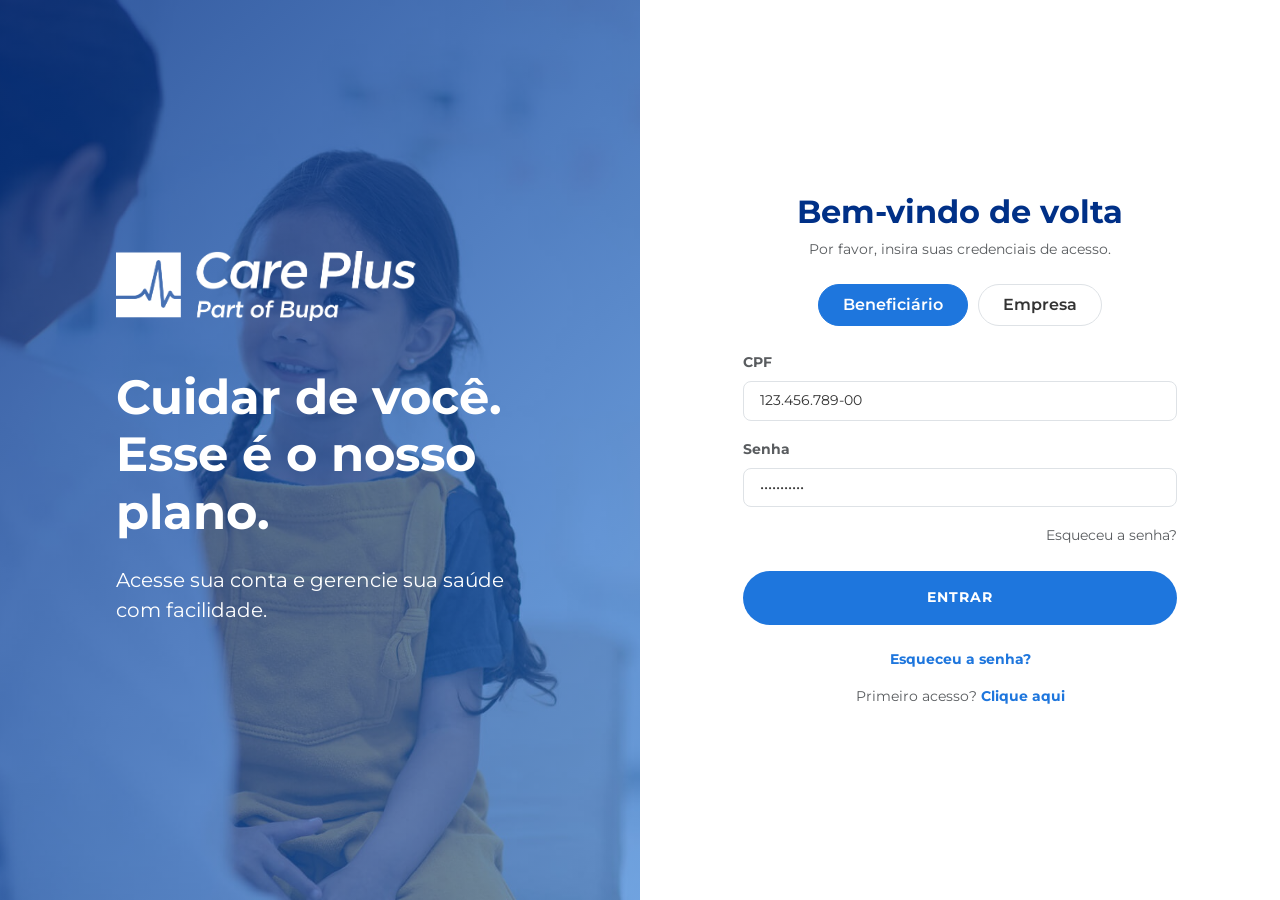
<file: index.html>
<!DOCTYPE html>
<html lang="pt-br">
<head>
    <meta charset="UTF-8">
    <meta name="viewport" content="width=device-width, initial-scale=1.0">
    <title>Care Plus - Login</title>
    <!-- Bootstrap 5 CSS -->
    <link href="https://cdn.jsdelivr.net/npm/bootstrap@5.3.0/dist/css/bootstrap.min.css" rel="stylesheet">
    <!-- Bootstrap Icons -->
    <link rel="stylesheet" href="https://cdn.jsdelivr.net/npm/bootstrap-icons@1.11.1/font/bootstrap-icons.css">
    <!-- Google Fonts: Montserrat -->
    <link href="https://fonts.googleapis.com/css2?family=Montserrat:wght@300;400;500;600;700&display=swap" rel="stylesheet">
    <!-- Custom CSS -->
    <link rel="stylesheet" href="src/assets/css/login.css">
</head>
<body>
    <div class="container-fluid h-100 p-0 overflow-hidden">
        <div class="row h-100 g-0">
            <!-- Left Panel (Branding) -->
            <div class="col-lg-6 d-none d-lg-flex flex-column justify-content-center align-items-center text-white p-5 left-panel">
                <div class="branding-overlay"></div>
                <div class="branding-content w-75  position-relative">
                    <div class="logo mb-5 ">
                        <img src="src/assets/imgs/logo2.png" alt="Care Plus Logo" style="height: 70px; filter: brightness(0) invert(1);">
                    </div>
                    <h1 class="display-5 fw-bold mb-4">Cuidar de você.<br>Esse é o nosso plano.</h1>
                    <p class="fs-5 mb-4">Acesse sua conta e gerencie sua saúde com facilidade.</p>
                </div>
            </div>

            <!-- Right Panel (Login Form) -->
            <div class="col-lg-6 col-md-12 d-flex justify-content-center align-items-center bg-white p-4 right-panel">
                <div class="card border-0 p-2 login-card w-100" style="max-width: 450px;">
                    <div class="card-body text-center p-0">
                        <div class="login-header mb-4 d-lg-none">
                            <img src="src/assets/imgs/care-logo.svg" alt="Care Plus Logo" style="height: 60px;">
                        </div>
                        <h2 class="fw-bold mb-2 color-corporate">Bem-vindo de volta</h2>
                        <p class="text-muted mb-4 small">Por favor, insira suas credenciais de acesso.</p>
                        
                        <!-- Tabs for Category -->
                        <div class="nav nav-pills mb-4 justify-content-center care-tabs" id="pills-tab" role="tablist">
                            <button class="nav-link active rounded-pill px-4 small" data-bs-toggle="pill">Beneficiário</button>
                            <button class="nav-link rounded-pill px-4 small" data-bs-toggle="pill">Empresa</button>
                        </div>

                        <form id="loginForm" class="text-start">
                            <div class="mb-3">
                                <label for="email" class="form-label text-muted small fw-bold">CPF</label>
                                <input type="text" class="form-control rounded-3 py-2 px-3" id="email" placeholder="000.000.000-00" value="123.456.789-00" required>
                            </div>
                            <div class="mb-3">
                                <label for="password" class="form-label text-muted small fw-bold">Senha</label>
                                <input type="password" class="form-control rounded-3 py-2 px-3" id="password" placeholder="Sua senha" value="password123" required>
                            </div>
                            <div class="text-end mb-4">
                                <a href="#" class="text-decoration-none small text-muted">Esqueceu a senha?</a>
                            </div>
                            
                            <button type="submit" class="btn btn-primary-care w-100 py-3 mb-4 rounded-pill fw-bold">ENTRAR</button>
                            
                            <div class="text-center">
                                <a href="#" class="text-decoration-none small color-primary fw-bold d-block mb-3">Esqueceu a senha?</a>
                                <p class="small text-muted mb-0">Primeiro acesso? <a href="#" class="color-primary fw-bold text-decoration-none">Clique aqui</a></p>
                            </div>
                        </form>
                    </div>
                </div>
            </div>
        </div>
    </div>

    <!-- Bootstrap 5 JS -->
    <script src="https://cdn.jsdelivr.net/npm/bootstrap@5.3.0/dist/js/bootstrap.bundle.min.js"></script>
    <!-- Custom JS -->
    <script src="src/scripts/login.js"></script>
</body>
</html>
</file>
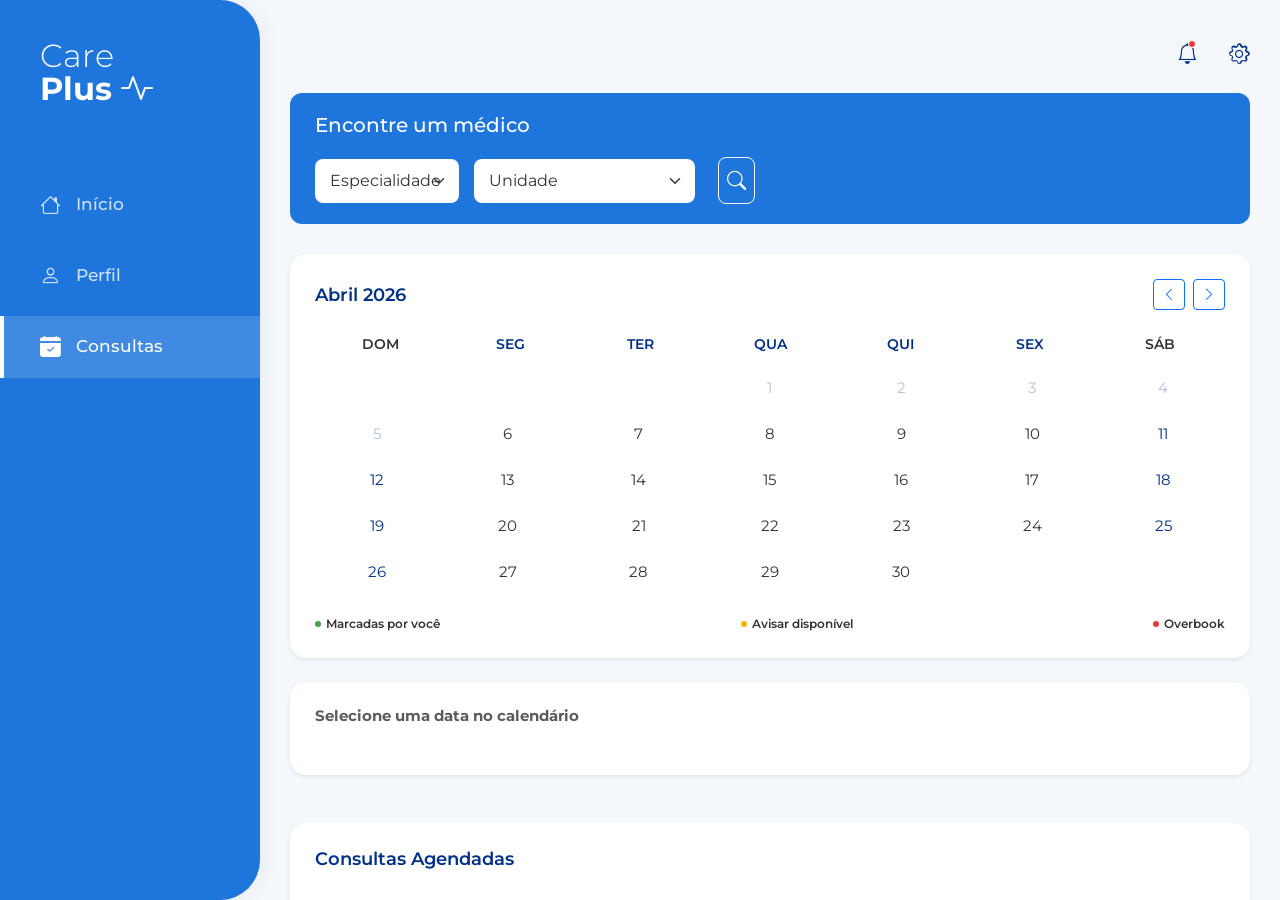
<file: versao-final-challenge/index.html>
<!DOCTYPE html>
<html lang="pt-br">
<head>
    <meta charset="UTF-8" />
    <meta name="viewport" content="width=device-width, initial-scale=1.0" />
    <title>Care Plus - Agendamentos</title>
    <!-- Bootstrap 5 -->
    <link href="https://cdn.jsdelivr.net/npm/bootstrap@5.3.0/dist/css/bootstrap.min.css" rel="stylesheet" />
    <!-- Bootstrap Icons -->
    <link rel="stylesheet" href="https://cdn.jsdelivr.net/npm/bootstrap-icons@1.11.1/font/bootstrap-icons.css" />
    <!-- Google Fonts -->
    <link href="https://fonts.googleapis.com/css2?family=Montserrat:wght@300;400;500;600;700&display=swap" rel="stylesheet" />
    <!-- Custom CSS -->
    <link rel="stylesheet" href="src/assets/css/calendar.css" />
</head>
<body>
    <div id="app-container">
        <!-- Sidebar -->
        <nav class="sidebar">
            <div class="brand mb-4">
                <h2 class="fw-bold m-0" style="color: white; line-height: 1;"><span style="font-weight: 300;">Care</span><br>Plus <i class="bi bi-activity"></i></h2>
            </div>

            <ul class="sidebar-nav">
                <li><a href="inicio.html"><i class="bi bi-house"></i> Início</a></li>
                <li><a href="perfil.html"><i class="bi bi-person"></i> Perfil</a></li>
                <li><a href="index.html" class="active"><i class="bi bi-calendar-check-fill"></i> Consultas</a></li>
                <!-- <li><a href="#"><i class="bi bi-bell"></i> Notificações</a></li>
                <li><a href="#"><i class="bi bi-gear"></i> Configurações</a></li> -->
            </ul>
        </nav>

        <!-- Main Content -->
        <main class="main-content">
            <div class="mx-auto w-100" style="max-width: 1400px;">

                <!-- Global Header Icons -->
                <div class="d-flex justify-content-end align-items-center mb-4 pt-2">
                    <div class="header-icons d-flex align-items-center">
                        <!-- Bell Dropdown -->
                        <div class="notification-bell dropdown me-3">
                            <div data-bs-toggle="dropdown" aria-expanded="false" style="cursor: pointer;">
                                <i class="bi bi-bell"></i>
                                <span class="notification-dot"></span>
                            </div>
                            <ul class="dropdown-menu dropdown-menu-end shadow border-0" style="min-width: 250px;">
                                <li><h6 class="dropdown-header fw-bold" style="color: var(--care-corporate);">Alertas</h6></li>
                                <li><a class="dropdown-item text-wrap" href="#" style="font-size: 0.85rem;"><i class="bi bi-cloud-rain text-primary me-2"></i>Risco de chuva na sua próxima consulta.</a></li>
                                <li><a class="dropdown-item text-wrap" href="perfil.html" style="font-size: 0.85rem;"><i class="bi bi-exclamation-circle text-warning me-2"></i>Lembrete: Complete seu perfil para atingir o Nível Diamante!</a></li>
                            </ul>
                        </div>
                        <!-- Gear Dropdown -->
                        <div class="dropdown">
                            <i class="bi bi-gear" data-bs-toggle="dropdown" aria-expanded="false" style="cursor: pointer;"></i>
                            <ul class="dropdown-menu dropdown-menu-end shadow border-0">
                                <li><a class="dropdown-item" href="perfil.html"><i class="bi bi-person me-2"></i>Perfil</a></li>
                                <li><a class="dropdown-item" href="#"><i class="bi bi-card-checklist me-2"></i>Plano</a></li>
                                <li><a class="dropdown-item" href="#"><i class="bi bi-credit-card me-2"></i>Pagamentos</a></li>
                                <li><a class="dropdown-item" href="#"><i class="bi bi-moon me-2"></i>Modo escuro</a></li>
                                <li><a class="dropdown-item" href="#"><i class="bi bi-bell me-2"></i>Permitir notificações</a></li>
                                <li><hr class="dropdown-divider"></li>
                                <li><a class="dropdown-item text-danger fw-bold" href="login.html"><i class="bi bi-box-arrow-right me-2"></i>Log off</a></li>
                            </ul>
                        </div>
                    </div>
                </div>

            <!-- Search Panel -->
          <div class="search-panel">
            <h5>Encontre um médico</h5>
            <form class="search-form align-items-center">
              <select class="form-select w-auto" id="searchSpecialty">
                <option value="Todas" selected>Especialidade</option>
                <option value="Clínica Médica">Clínica Médica</option>
                <option value="Ortopedista">Ortopedia</option>
                <option value="Dermatologista">Dermatologia</option>
                <option value="Cardiologista">Cardiologia</option>
              </select>

              <select class="form-select w-auto" id="searchUnit">
                <option value="Todas" selected>Unidade</option>
                <option value="1">Care Plus - Vila Olímpica</option>
                <option value="2">Care Plus - Paulista</option>
              </select>

              <button
                type="button"
                class="search-btn h-100 p-2 ms-2"
                id="searchBtn"
                aria-label="Pesquisar"
              >
                <i class="bi bi-search" style="font-size: 1.2rem"></i>
              </button>
            </form>
          </div>

          <div class="row g-4 mb-4">
            <!-- Calendar Section -->
            <div class="col-12">
              <div class="care-card shadow-sm">
                <div
                  class="d-flex justify-content-between align-items-center mb-4"
                >
                  <h4 class="card-title mb-0" id="currentMonthLabel">
                    Abril 2026
                  </h4>
                  <div class="d-flex gap-2">
                    <button
                      class="btn btn-outline-primary btn-sm"
                      id="prevMonth"
                      aria-label="Mês anterior"
                    >
                      <i class="bi bi-chevron-left"></i>
                    </button>
                    <button
                      class="btn btn-outline-primary btn-sm"
                      id="nextMonth"
                      aria-label="Próximo mês"
                    >
                      <i class="bi bi-chevron-right"></i>
                    </button>
                  </div>
                </div>

                <div class="calendar-header">
                  <div style="color: var(--text-dark)">DOM</div>
                  <div>SEG</div>
                  <div>TER</div>
                  <div>QUA</div>
                  <div>QUI</div>
                  <div>SEX</div>
                  <div style="color: var(--text-dark)">SÁB</div>
                </div>

                <div class="calendar-grid" id="calendarGrid">
                  <!-- Injetado dinamicamente via renderCalendar no main.js -->
                </div>

                <!-- Legends -->
                <div class="calendar-legend mt-4">
                  <div class="legend-item">
                    <span class="dot dot-success"></span> Marcadas por você
                  </div>
                  <div class="legend-item">
                    <span class="dot dot-warning"></span> Avisar disponível
                  </div>
                  <div class="legend-item">
                    <span class="dot dot-danger"></span> Overbook
                  </div>
                </div>
              </div>
            </div>
          </div>

          <!-- Time Slots Section (Image 1 reference) -->
          <div class="care-card shadow-sm mb-4">
            <h6
              id="selectedDayLabel"
              class="text-muted fw-bold mb-4"
              style="font-size: 0.95rem"
            >
              Selecione uma data no calendário
            </h6>
            <div class="time-slots" id="timeSlotsContainer">
              <!-- Injetado via JS -->
            </div>
          </div>

          <!-- Médicos Fictícios -->
          <div class="row mt-4 mb-4" id="doctorsContainer">
            <!-- Injected via main.js -->
          </div>

          <!-- Consultations list section -->
          <div class="care-card shadow-sm mb-4">
            <h4 class="card-title mb-4">Consultas Agendadas</h4>
            <div class="appointment-list" id="appointmentListContainer">
              <p class="text-muted p-3">Carregando consultas...</p>
            </div>
          </div>
        </div> <!-- Fechamento da div mx-auto -->
        </main>
    </div>

    <!-- Bootstrap 5 JS -->
    <script src="https://cdn.jsdelivr.net/npm/bootstrap@5.3.0/dist/js/bootstrap.bundle.min.js"></script>

    <!-- Custom JS -->
    <script type="module" src="src/scripts/main.js"></script>
</body>
</html>
</file>
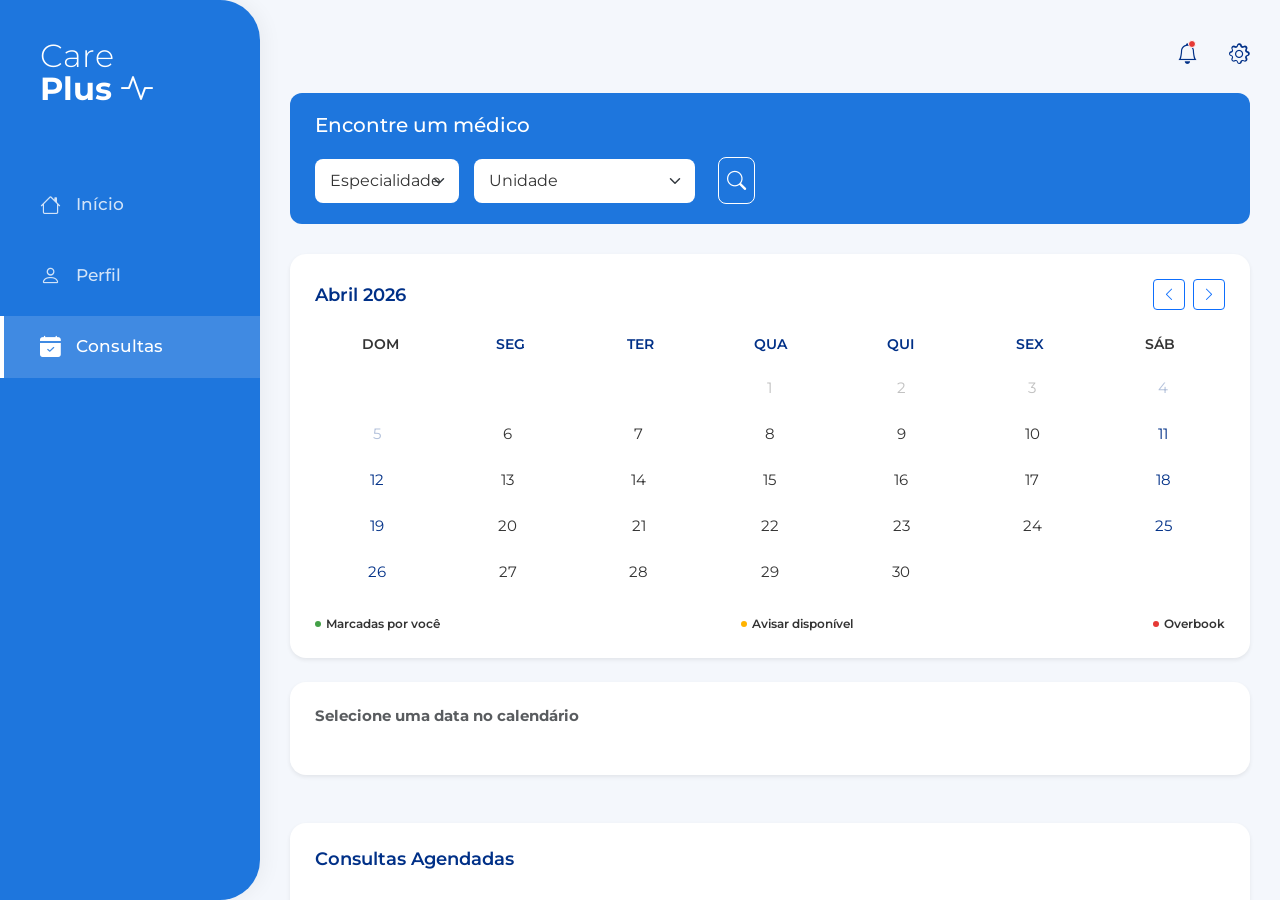
<file: consultas.html>
<!DOCTYPE html>
<html lang="pt-br">
<head>
    <meta charset="UTF-8" />
    <meta name="viewport" content="width=device-width, initial-scale=1.0" />
    <title>Care Plus - Agendamentos</title>
    <!-- Bootstrap 5 -->
    <link href="https://cdn.jsdelivr.net/npm/bootstrap@5.3.0/dist/css/bootstrap.min.css" rel="stylesheet" />
    <!-- Bootstrap Icons -->
    <link rel="stylesheet" href="https://cdn.jsdelivr.net/npm/bootstrap-icons@1.11.1/font/bootstrap-icons.css" />
    <!-- Google Fonts -->
    <link href="https://fonts.googleapis.com/css2?family=Montserrat:wght@300;400;500;600;700&display=swap" rel="stylesheet" />
    <!-- Custom CSS -->
    <link rel="stylesheet" href="src/assets/css/calendar.css" />
</head>
<body>
    <div id="app-container">
        <!-- Sidebar -->
        <nav class="sidebar">
            <div class="brand mb-4">
                <h2 class="fw-bold m-0" style="color: white; line-height: 1;"><span style="font-weight: 300;">Care</span><br>Plus <i class="bi bi-activity"></i></h2>
            </div>

            <ul class="sidebar-nav">
                <li><a href="inicio.html"><i class="bi bi-house"></i> Início</a></li>
                <li><a href="perfil.html"><i class="bi bi-person"></i> Perfil</a></li>
                <li><a href="consultas.html" class="active"><i class="bi bi-calendar-check-fill"></i> Consultas</a></li>
                <!-- <li><a href="#"><i class="bi bi-bell"></i> Notificações</a></li>
                <li><a href="#"><i class="bi bi-gear"></i> Configurações</a></li> -->
            </ul>
        </nav>

        <!-- Main Content -->
        <main class="main-content">
            <div class="mx-auto w-100" style="max-width: 1400px;">

                <!-- Global Header Icons -->
                <div class="d-flex justify-content-end align-items-center mb-4 pt-2">
                    <div class="header-icons d-flex align-items-center">
                        <!-- Bell Dropdown -->
                        <div class="notification-bell dropdown me-3">
                            <div data-bs-toggle="dropdown" aria-expanded="false" style="cursor: pointer;">
                                <i class="bi bi-bell"></i>
                                <span class="notification-dot"></span>
                            </div>
                            <ul class="dropdown-menu dropdown-menu-end shadow border-0" style="min-width: 250px;">
                                <li><h6 class="dropdown-header fw-bold" style="color: var(--care-corporate);">Alertas</h6></li>
                                <li><a class="dropdown-item text-wrap" href="#" style="font-size: 0.85rem;"><i class="bi bi-cloud-rain text-primary me-2"></i>Risco de chuva na sua próxima consulta.</a></li>
                                <li><a class="dropdown-item text-wrap" href="perfil.html" style="font-size: 0.85rem;"><i class="bi bi-exclamation-circle text-warning me-2"></i>Lembrete: Complete seu perfil para atingir o Nível Diamante!</a></li>
                            </ul>
                        </div>
                        <!-- Gear Dropdown -->
                        <div class="dropdown">
                            <i class="bi bi-gear" data-bs-toggle="dropdown" aria-expanded="false" style="cursor: pointer;"></i>
                            <ul class="dropdown-menu dropdown-menu-end shadow border-0">
                                <li><a class="dropdown-item" href="perfil.html"><i class="bi bi-person me-2"></i>Perfil</a></li>
                                <li><a class="dropdown-item" href="#"><i class="bi bi-card-checklist me-2"></i>Plano</a></li>
                                <li><a class="dropdown-item" href="#"><i class="bi bi-credit-card me-2"></i>Pagamentos</a></li>
                                <li><a class="dropdown-item" href="#"><i class="bi bi-moon me-2"></i>Modo escuro</a></li>
                                <li><a class="dropdown-item" href="#"><i class="bi bi-bell me-2"></i>Permitir notificações</a></li>
                                <li><hr class="dropdown-divider"></li>
                                <li><a class="dropdown-item text-danger fw-bold" href="index.html"><i class="bi bi-box-arrow-right me-2"></i>Log off</a></li>
                            </ul>
                        </div>
                    </div>
                </div>

            <!-- Search Panel -->
          <div class="search-panel">
            <h5>Encontre um médico</h5>
            <form class="search-form align-items-center">
              <select class="form-select w-auto" id="searchSpecialty">
                <option value="Todas" selected>Especialidade</option>
                <option value="Clínica Médica">Clínica Médica</option>
                <option value="Ortopedista">Ortopedia</option>
                <option value="Dermatologista">Dermatologia</option>
                <option value="Cardiologista">Cardiologia</option>
              </select>

              <select class="form-select w-auto" id="searchUnit">
                <option value="Todas" selected>Unidade</option>
                <option value="1">Care Plus - Vila Olímpica</option>
                <option value="2">Care Plus - Paulista</option>
              </select>

              <button
                type="button"
                class="search-btn h-100 p-2 ms-2"
                id="searchBtn"
                aria-label="Pesquisar"
              >
                <i class="bi bi-search" style="font-size: 1.2rem"></i>
              </button>
            </form>
          </div>

          <div class="row g-4 mb-4">
            <!-- Calendar Section -->
            <div class="col-12">
              <div class="care-card shadow-sm">
                <div
                  class="d-flex justify-content-between align-items-center mb-4"
                >
                  <h4 class="card-title mb-0" id="currentMonthLabel">
                    Abril 2026
                  </h4>
                  <div class="d-flex gap-2">
                    <button
                      class="btn btn-outline-primary btn-sm"
                      id="prevMonth"
                      aria-label="Mês anterior"
                    >
                      <i class="bi bi-chevron-left"></i>
                    </button>
                    <button
                      class="btn btn-outline-primary btn-sm"
                      id="nextMonth"
                      aria-label="Próximo mês"
                    >
                      <i class="bi bi-chevron-right"></i>
                    </button>
                  </div>
                </div>

                <div class="calendar-header">
                  <div style="color: var(--text-dark)">DOM</div>
                  <div>SEG</div>
                  <div>TER</div>
                  <div>QUA</div>
                  <div>QUI</div>
                  <div>SEX</div>
                  <div style="color: var(--text-dark)">SÁB</div>
                </div>

                <div class="calendar-grid" id="calendarGrid">
                  <!-- Injetado dinamicamente via renderCalendar no main.js -->
                </div>

                <!-- Legends -->
                <div class="calendar-legend mt-4">
                  <div class="legend-item">
                    <span class="dot dot-success"></span> Marcadas por você
                  </div>
                  <div class="legend-item">
                    <span class="dot dot-warning"></span> Avisar disponível
                  </div>
                  <div class="legend-item">
                    <span class="dot dot-danger"></span> Overbook
                  </div>
                </div>
              </div>
            </div>
          </div>

          <!-- Time Slots Section (Image 1 reference) -->
          <div class="care-card shadow-sm mb-4">
            <h6
              id="selectedDayLabel"
              class="text-muted fw-bold mb-4"
              style="font-size: 0.95rem"
            >
              Selecione uma data no calendário
            </h6>
            <div class="time-slots" id="timeSlotsContainer">
              <!-- Injetado via JS -->
            </div>
          </div>

          <!-- Médicos Fictícios -->
          <div class="row mt-4 mb-4" id="doctorsContainer">
            <!-- Injected via main.js -->
          </div>

          <!-- Consultations list section -->
          <div class="care-card shadow-sm mb-4">
            <h4 class="card-title mb-4">Consultas Agendadas</h4>
            <div class="appointment-list" id="appointmentListContainer">
              <p class="text-muted p-3">Carregando consultas...</p>
            </div>
          </div>
        </div> <!-- Fechamento da div mx-auto -->
        </main>
    </div>

    <!-- Bootstrap 5 JS -->
    <script src="https://cdn.jsdelivr.net/npm/bootstrap@5.3.0/dist/js/bootstrap.bundle.min.js"></script>

    <!-- Custom JS -->
    <script type="module" src="src/scripts/main.js"></script>
</body>
</html>
</file>
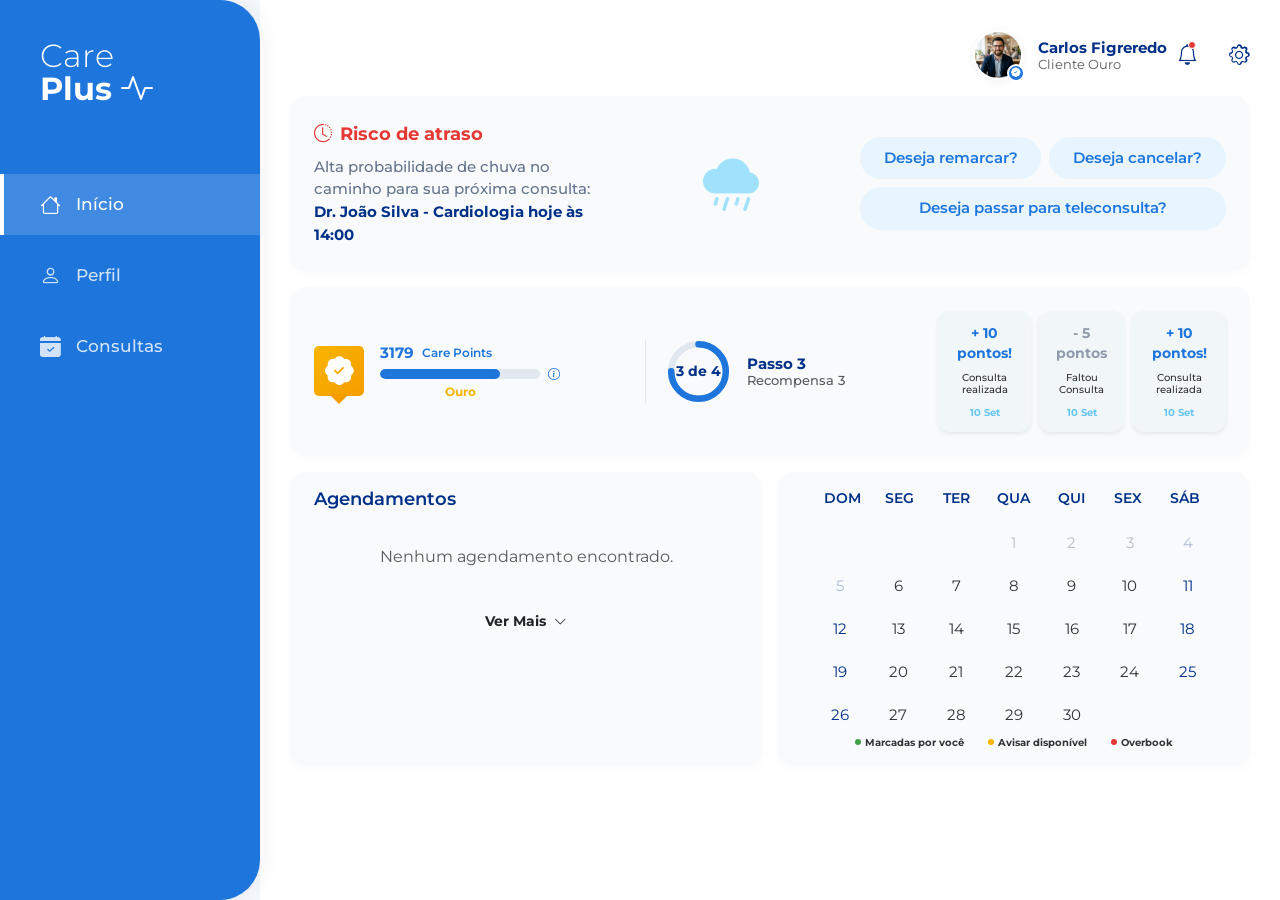
<file: inicio.html>
<!DOCTYPE html>
<html lang="pt-br">
<head>
    <meta charset="UTF-8" />
    <meta name="viewport" content="width=device-width, initial-scale=1.0" />
    <title>Care Plus - Início</title>
    <!-- Bootstrap 5 -->
    <link href="https://cdn.jsdelivr.net/npm/bootstrap@5.3.0/dist/css/bootstrap.min.css" rel="stylesheet" />
    <!-- Bootstrap Icons -->
    <link rel="stylesheet" href="https://cdn.jsdelivr.net/npm/bootstrap-icons@1.11.1/font/bootstrap-icons.css" />
    <!-- Google Fonts -->
    <link href="https://fonts.googleapis.com/css2?family=Montserrat:wght@300;400;500;600;700;800&display=swap" rel="stylesheet" />
    <!-- Custom CSS -->
    <link rel="stylesheet" href="src/assets/css/calendar.css" />
</head>
<body>
    <div id="app-container">
        <!-- Sidebar -->
        <nav class="sidebar">
            <div class="brand mb-4">
                <h2 class="fw-bold m-0" style="color: white; line-height: 1;"><span style="font-weight: 300;">Care</span><br>Plus <i class="bi bi-activity"></i></h2>
            </div>

            <ul class="sidebar-nav">
                <li><a href="inicio.html" class="active"><i class="bi bi-house"></i> Início</a></li>
                <li><a href="perfil.html"><i class="bi bi-person"></i> Perfil</a></li>
                <li><a href="consultas.html"><i class="bi bi-calendar-check-fill"></i> Consultas</a></li>
                <!-- <li><a href="#"><i class="bi bi-bell"></i> Notificações</a></li>
                <li><a href="#"><i class="bi bi-gear"></i> Configurações</a></li> -->
            </ul>
        </nav>

        <!-- Main Content -->
        <main class="main-content" style="background-color: #FFFFFF;">
            <div class="mx-auto w-100" style="max-width: 1400px;">

            <!-- Header Profile -->
            <div class="d-flex justify-content-end align-items-center mb-3">
                <div class="header-profile">
                    <div class="header-profile-img">
                        <img src="src/assets/imgs/user.png" alt="Carlos Figreredo">
                        <div class="header-profile-badge">
                            <i class="bi bi-patch-check-fill"></i>
                        </div>
                    </div>
                    <div class="d-flex flex-column align-items-start lh-sm">
                        <span class="fw-bold" style="color: var(--care-corporate); font-size: 0.95rem;">Carlos Figreredo</span>
                        <span class="text-muted" id="userLevelHeader" style="font-size: 0.8rem;">Cliente Ouro</span>
                    </div>
                </div>
                <div class="header-icons d-flex align-items-center">
                    <!-- Bell Dropdown -->
                    <div class="notification-bell dropdown me-3">
                        <div data-bs-toggle="dropdown" aria-expanded="false" style="cursor: pointer;">
                            <i class="bi bi-bell"></i>
                            <span class="notification-dot"></span>
                        </div>
                        <ul class="dropdown-menu dropdown-menu-end shadow border-0" style="min-width: 250px;">
                            <li><h6 class="dropdown-header fw-bold" style="color: var(--care-corporate);">Alertas</h6></li>
                            <li><a class="dropdown-item text-wrap" href="#" style="font-size: 0.85rem;"><i class="bi bi-cloud-rain text-primary me-2"></i>Risco de chuva na sua próxima consulta.</a></li>
                            <li><a class="dropdown-item text-wrap" href="perfil.html" style="font-size: 0.85rem;"><i class="bi bi-exclamation-circle text-warning me-2"></i>Lembrete: Complete seu perfil para atingir o Nível Diamante!</a></li>
                        </ul>
                    </div>
                    <!-- Gear Dropdown -->
                    <div class="dropdown">
                        <i class="bi bi-gear" data-bs-toggle="dropdown" aria-expanded="false" style="cursor: pointer;"></i>
                        <ul class="dropdown-menu dropdown-menu-end shadow border-0">
                            <li><a class="dropdown-item" href="perfil.html"><i class="bi bi-person me-2"></i>Perfil</a></li>
                            <li><a class="dropdown-item" href="#"><i class="bi bi-card-checklist me-2"></i>Plano</a></li>
                            <li><a class="dropdown-item" href="#"><i class="bi bi-credit-card me-2"></i>Pagamentos</a></li>
                            <li><a class="dropdown-item" href="#"><i class="bi bi-moon me-2"></i>Modo escuro</a></li>
                            <li><a class="dropdown-item" href="#"><i class="bi bi-bell me-2"></i>Permitir notificações</a></li>
                            <li><hr class="dropdown-divider"></li>
                            <li><a class="dropdown-item text-danger fw-bold" href="index.html"><i class="bi bi-box-arrow-right me-2"></i>Log off</a></li>
                        </ul>
                    </div>
                </div>
            </div>

            <!-- Row 1: Risco de Atraso -->
            <div class="care-card risk-card mb-3 p-4">
                <div class="row align-items-center g-4">
                    <!-- Left: Risco text -->
                    <div class="col-md-4 col-lg-4">
                        <div class="d-flex flex-column gap-2">
                            <div class="d-flex align-items-center gap-2" style="color: var(--care-danger); font-size: 1.15rem;">
                                <i class="bi bi-clock-history stroke-icon fw-bold"></i>
                                <span class="fw-bold">Risco de atraso</span>
                            </div>
                            <p class="mb-0" style="color: #64748B; font-weight: 500; font-size: 0.95rem;">Alta probabilidade de chuva no caminho para sua próxima consulta:<br><strong style="color: var(--care-corporate);">Dr. João Silva - Cardiologia hoje às 14:00</strong></p>
                        </div>
                    </div>

                    <!-- Center: Weather icon -->
                    <div class="col-md-3 col-lg-3 d-flex justify-content-center">
                        <div class="weather-icon-composition">
                            <div style="font-size: 3.5rem; color: #A0E2FB; line-height: 1; position: relative;">
                                <i class="bi bi-cloud-rain-fill"></i>
                                <i class="bi bi-sun-fill" style="position: absolute; top: -10px; left: -10px; font-size: 2rem; color: #FFD56B; z-index: -1;"></i>
                            </div>
                        </div>
                    </div>

                    <!-- Right: Buttons -->
                    <div class="col-md-5 col-lg-5">
                        <div class="d-flex flex-column gap-2">
                            <div class="d-flex gap-2">
                                <button id="btnRemarcar" class="btn btn-action-pill flex-fill text-decoration-none text-center">Deseja remarcar?</button>
                                <button id="btnCancelar" class="btn btn-action-pill flex-fill">Deseja cancelar?</button>
                            </div>
                            <button id="btnTeleconsulta" class="btn btn-action-pill w-100">Deseja passar para teleconsulta?</button>
                        </div>
                    </div>
                </div>
            </div>

            <!-- Row 2: Gamification Horizontal Dashboard -->
            <div class="care-card risk-card mb-3 p-4">
                <div class="row align-items-center g-4">
                    <!-- Left: Diamond Progress -->
                    <div class="col-md-5 col-lg-4">
                        <div class="d-flex align-items-center gap-3">
                            <div id="inicioBadgeIcon" class="ouro-badge-icon flex-shrink-0">
                                <i class="bi bi-patch-check-fill"></i>
                            </div>
                            <div>
                                <div class="d-flex align-items-center gap-2 mb-1">
                                    <span class="fw-bold" id="userPointsText" style="color: var(--care-primary); font-size: 0.95rem;">3179</span>
                                    <span style="color: var(--care-primary); font-size: 0.75rem; font-weight: 600;">Care Points</span>
                                </div>
                                <div class="progress-container mb-1 position-relative" style="width: 160px;">
                                    <div class="progress" style="height: 10px; border-radius: 10px; background-color: #E2E8F0;">
                                        <div class="progress-bar" id="userLevelProgressBar" role="progressbar" style="width: 75%; background-color: var(--care-primary); border-radius: 10px;" aria-valuenow="75" aria-valuemin="0" aria-valuemax="100"></div>
                                    </div>
                                    <i class="bi bi-info-circle position-absolute" style="right: -20px; top: -3px; font-size: 0.75rem; color: var(--care-primary);"></i>
                                </div>
                                <div class="text-center" id="userLevelText" style="font-size: 0.75rem; font-weight: 700; color: #F8B400; margin-top: 2px;">
                                    Ouro
                                </div>
                            </div>
                        </div>
                    </div>

                    <!-- Center: Circular Progress & Steps -->
                    <div class="col-md-3 col-lg-4 d-flex justify-content-center">
                        <div class="d-flex align-items-center gap-3 w-100" style="max-width: 250px; border-left: 1px solid #E2E8F0; padding-left: 20px;">
                            <div class="circular-progress flex-shrink-0" style="width: 65px; height: 65px;">
                                <svg viewBox="0 0 100 100">
                                    <circle class="bg-circle" cx="50" cy="50" r="42" style="stroke-width: 10;"></circle>
                                    <circle class="progress-circle" cx="50" cy="50" r="42" stroke-dasharray="264" stroke-dashoffset="66" style="stroke-width: 10;"></circle>
                                </svg>
                                <div class="progress-text" style="font-size: 0.85rem; color: var(--care-corporate);">3 de 4</div>
                            </div>
                            <div class="d-flex flex-column justify-content-center" style="line-height: 1.2;">
                                <strong style="color: var(--care-corporate); font-size: 0.95rem;">Passo 3</strong>
                                <span class="text-muted" style="font-size: 0.8rem; font-weight: 500;">Recompensa 3</span>
                            </div>
                        </div>
                    </div>

                    <!-- Right: Point Histories -->
                    <div class="col-md-4 col-lg-4 d-flex justify-content-end">
                        <div class="d-flex gap-2">
                            <div class="point-history-card shadow-sm">
                                <div class="history-points positive">+ 10 pontos!</div>
                                <div class="history-desc">Consulta<br>realizada</div>
                                <div class="history-date">10 Set</div>
                            </div>
                            <div class="point-history-card shadow-sm">
                                <div class="history-points negative">- 5 pontos</div>
                                <div class="history-desc">Faltou<br>Consulta</div>
                                <div class="history-date">10 Set</div>
                            </div>
                            <div class="point-history-card shadow-sm">
                                <div class="history-points positive">+ 10 pontos!</div>
                                <div class="history-desc">Consulta<br>realizada</div>
                                <div class="history-date">10 Set</div>
                            </div>
                        </div>
                    </div>
                </div>
            </div>

            <!-- Row 3: Agendamentos & Calendário -->
            <div class="row g-3">
                <!-- Coluna Esquerda: Agendamentos -->
                <div class="col-lg-6">
                    <div class="care-card risk-card h-100 p-3 px-4">
                        <h5 class="card-title" style="margin-bottom: 20px;">Agendamentos</h5>

                        <div class="appointment-list" id="dashboardAppointments">
                            <!-- Injetado via JS -->
                        </div>

                        <div class="text-center mt-4">
                            <a href="#" class="text-dark text-decoration-none fw-bold" style="font-size: 0.9rem;">Ver Mais <i class="bi bi-chevron-down ms-1" style="font-size: 0.8rem;"></i></a>
                        </div>
                    </div>
                </div>

                <!-- Coluna Direita: Mini Calendário Remasterizado -->
                <div class="col-lg-6">
                    <div class="care-card risk-card h-100 p-3 px-4 pb-0 d-flex flex-column align-items-center">
                        <div class="w-100" style="max-width: 400px; margin: 0 auto;">
                            <!-- Header de dias -->
                            <div class="calendar-header mb-3">
                                <div style="color: var(--care-corporate);">DOM</div>
                                <div style="color: var(--care-corporate);">SEG</div>
                                <div style="color: var(--care-corporate);">TER</div>
                                <div style="color: var(--care-corporate);">QUA</div>
                                <div style="color: var(--care-corporate);">QUI</div>
                                <div style="color: var(--care-corporate);">SEX</div>
                                <div style="color: var(--care-corporate);">SÁB</div>
                            </div>

                            <!-- Grid (replicado visualmente a partir da imagem) -->
                            <div class="calendar-grid mini-calendar" id="miniCalendarGrid" style="gap: 5px;">
                                <!-- Injetado via JS -->
                            </div>
                        </div>

                        <!-- Legendas do mini calendário -->
                        <div class="d-flex justify-content-center gap-4 mt-auto w-100 pb-3" style="font-size: 0.65rem; color: var(--text-dark); font-weight: 700;">
                            <div class="d-flex align-items-center gap-1">
                                <span class="dot" style="background-color: var(--care-success);"></span> Marcadas por você
                            </div>
                            <div class="d-flex align-items-center gap-1">
                                <span class="dot" style="background-color: #F8B400;"></span> Avisar disponível
                            </div>
                            <div class="d-flex align-items-center gap-1">
                                <span class="dot" style="background-color: var(--care-danger);"></span> Overbook
                            </div>
                        </div>
                    </div>
                </div>
            </div>

            </div> <!-- Fechamento da div mx-auto -->
        </main>
    </div>

    <!-- Modal para Seleção Inteligente de Consulta -->
    <div class="modal fade" id="modalSelecaoConsulta" tabindex="-1" aria-hidden="true">
      <div class="modal-dialog modal-dialog-centered">
        <div class="modal-content border-0 shadow">
          <div class="modal-header border-0 bg-light">
            <h5 class="modal-title fw-bold" style="color: var(--care-corporate)">
              Selecione a Consulta
            </h5>
            <button type="button" class="btn-close" data-bs-dismiss="modal" aria-label="Close"></button>
          </div>
          <div class="modal-body p-4">
            <p class="text-muted small mb-3">
              Qual agendamento você deseja gerenciar?
            </p>
            <div id="listaConsultasModal" class="d-flex flex-column gap-3">
              <!-- Injetado via JS -->
            </div>
          </div>
        </div>
      </div>
    </div>

    <!-- Modal Cancelar -->
    <div class="modal fade" id="cancelModal" tabindex="-1" aria-labelledby="cancelModalLabel" aria-hidden="true">
      <div class="modal-dialog modal-dialog-centered">
        <div class="modal-content" style="border-radius: 12px; border: none;">
          <div class="modal-header border-0 pb-0">
            <h5 class="modal-title fw-bold" id="cancelModalLabel" style="color: var(--care-danger);"><i class="bi bi-exclamation-triangle-fill me-2"></i>Cancelar Consulta</h5>
            <button type="button" class="btn-close" data-bs-dismiss="modal" aria-label="Close"></button>
          </div>
          <div class="modal-body text-center pt-2">
            <p class="mb-2 text-muted">Tem certeza de que deseja cancelar a sua consulta com <strong>Dr. João Silva (Cardiologia)</strong>?</p>
            <p style="font-size: 0.85rem; color: var(--care-danger);">Atenção: Cancelamentos no mesmo dia consomem Care Points.</p>
          </div>
          <div class="modal-footer border-0 justify-content-center">
            <button type="button" class="btn btn-light rounded-pill px-4" data-bs-dismiss="modal">Manter</button>
            <button type="button" class="btn btn-danger rounded-pill px-4 fw-bold" data-bs-dismiss="modal">Sim, cancelar</button>
          </div>
        </div>
      </div>
    </div>

    <!-- Modal Teleconsulta -->
    <div class="modal fade" id="teleconsultaModal" tabindex="-1" aria-labelledby="teleconsultaModalLabel" aria-hidden="true">
      <div class="modal-dialog modal-dialog-centered">
        <div class="modal-content" style="border-radius: 12px; border: none;">
          <div class="modal-header border-0 pb-0">
            <h5 class="modal-title fw-bold" id="teleconsultaModalLabel" style="color: var(--care-primary);"><i class="bi bi-camera-video-fill me-2"></i>Passar para Teleconsulta</h5>
            <button type="button" class="btn-close" data-bs-dismiss="modal" aria-label="Close"></button>
          </div>
          <div class="modal-body text-center pt-2">
            <p class="mb-2 text-muted">Deseja converter sua consulta presencial para teleconsulta no aplicativo?</p>
            <p style="font-size: 0.85rem; color: var(--care-corporate); font-weight: 500;">O horário (Hoje às 14:00) será mantido.</p>
          </div>
          <div class="modal-footer border-0 justify-content-center">
            <button type="button" class="btn btn-light rounded-pill px-4" data-bs-dismiss="modal">Voltar</button>
            <button type="button" class="btn btn-primary rounded-pill px-4 fw-bold" data-bs-dismiss="modal">Confirmar teleconsulta</button>
          </div>
        </div>
      </div>
    </div>

    <!-- Bootstrap 5 JS -->
    <script src="https://cdn.jsdelivr.net/npm/bootstrap@5.3.0/dist/js/bootstrap.bundle.min.js"></script>
    <script type="module" src="src/scripts/main.js"></script>
</body>
</html>
</file>
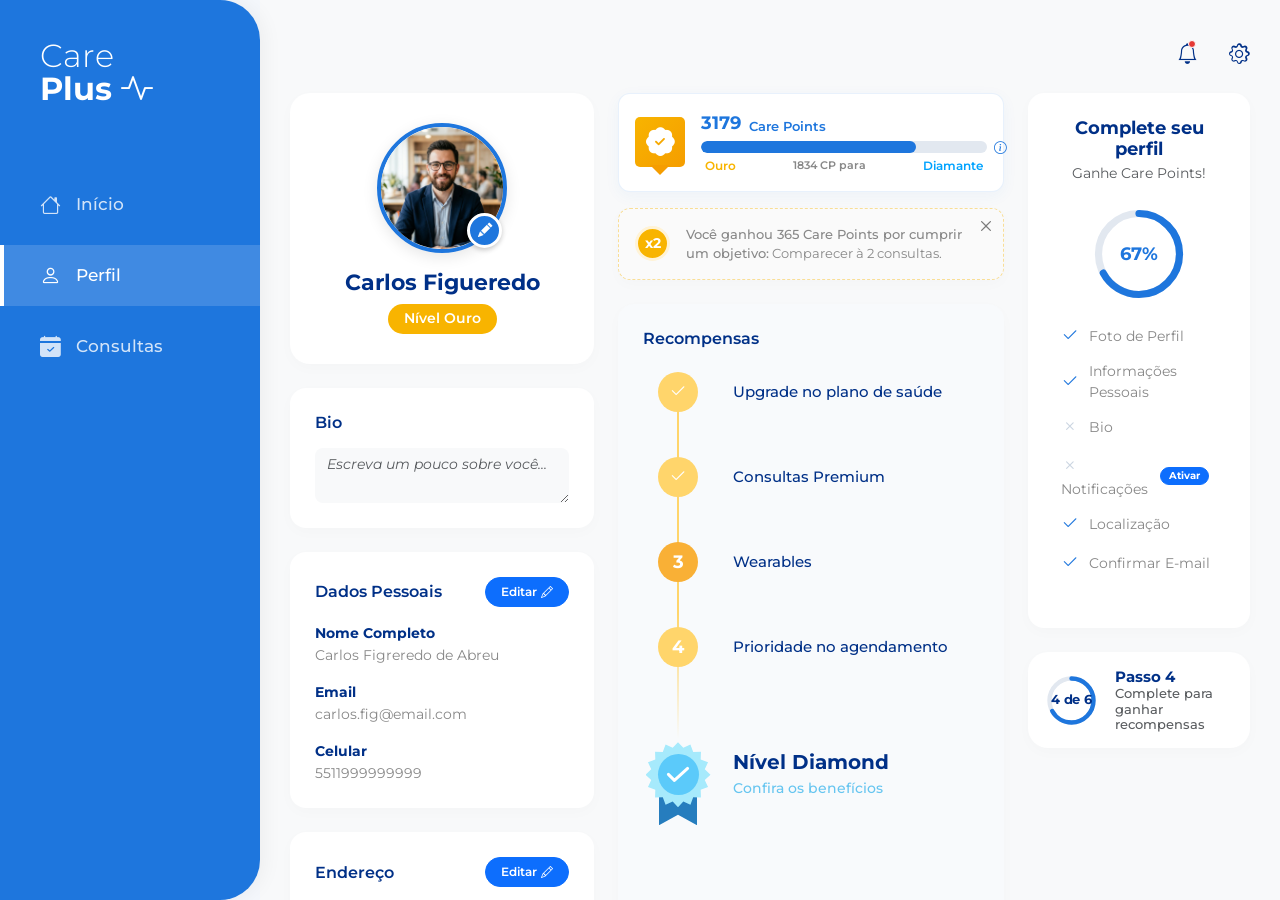
<file: perfil.html>
<!DOCTYPE html>
<html lang="pt-br">
<head>
    <meta charset="UTF-8" />
    <meta name="viewport" content="width=device-width, initial-scale=1.0" />
    <title>Care Plus - Perfil</title>
    <!-- Bootstrap 5 -->
    <link href="https://cdn.jsdelivr.net/npm/bootstrap@5.3.0/dist/css/bootstrap.min.css" rel="stylesheet" />
    <!-- Bootstrap Icons -->
    <link rel="stylesheet" href="https://cdn.jsdelivr.net/npm/bootstrap-icons@1.11.1/font/bootstrap-icons.css" />
    <!-- Google Fonts -->
    <link href="https://fonts.googleapis.com/css2?family=Montserrat:wght@300;400;500;600;700;800&display=swap" rel="stylesheet" />
    <!-- Custom CSS -->
    <link rel="stylesheet" href="src/assets/css/calendar.css" />
</head>
<body>
    <div id="app-container">
        <!-- Sidebar -->
        <nav class="sidebar">
            <div class="brand mb-4">
                <h2 class="fw-bold m-0" style="color: white; line-height: 1;"><span style="font-weight: 300;">Care</span><br>Plus <i class="bi bi-activity"></i></h2>
            </div>
            
            <ul class="sidebar-nav">
                <li><a href="inicio.html"><i class="bi bi-house"></i> Início</a></li>
                <li><a href="perfil.html" class="active"><i class="bi bi-person"></i> Perfil</a></li>
                <li><a href="consultas.html"><i class="bi bi-calendar-check-fill"></i> Consultas</a></li>
                <!-- <li><a href="#"><i class="bi bi-bell"></i> Notificações</a></li>
                <li><a href="#"><i class="bi bi-gear"></i> Configurações</a></li> -->
            </ul>
        </nav>

        <!-- Main Content -->
        <main class="main-content" style="background-color: #F8F9FA;">
            <div class="mx-auto w-100" style="max-width: 1400px;">
                
                <!-- Global Header Icons -->
                <div class="d-flex justify-content-end align-items-center mb-4 pt-2">
                    <div class="header-icons d-flex align-items-center">
                        <!-- Bell Dropdown -->
                        <div class="notification-bell dropdown me-3">
                            <div data-bs-toggle="dropdown" aria-expanded="false" style="cursor: pointer;">
                                <i class="bi bi-bell"></i>
                                <span class="notification-dot"></span>
                            </div>
                            <ul class="dropdown-menu dropdown-menu-end shadow border-0" style="min-width: 250px;">
                                <li><h6 class="dropdown-header fw-bold" style="color: var(--care-corporate);">Alertas</h6></li>
                                <li><a class="dropdown-item text-wrap" href="#" style="font-size: 0.85rem;"><i class="bi bi-cloud-rain text-primary me-2"></i>Risco de chuva na sua próxima consulta.</a></li>
                                <li><a class="dropdown-item text-wrap" href="perfil.html" style="font-size: 0.85rem;"><i class="bi bi-exclamation-circle text-warning me-2"></i>Lembrete: Complete seu perfil para atingir o Nível Diamante!</a></li>
                            </ul>
                        </div>
                        <!-- Gear Dropdown -->
                        <div class="dropdown">
                            <i class="bi bi-gear" data-bs-toggle="dropdown" aria-expanded="false" style="cursor: pointer;"></i>
                            <ul class="dropdown-menu dropdown-menu-end shadow border-0">
                                <li><a class="dropdown-item" href="perfil.html"><i class="bi bi-person me-2"></i>Perfil</a></li>
                                <li><a class="dropdown-item" href="#"><i class="bi bi-card-checklist me-2"></i>Plano</a></li>
                                <li><a class="dropdown-item" href="#"><i class="bi bi-credit-card me-2"></i>Pagamentos</a></li>
                                <li><a class="dropdown-item" href="#"><i class="bi bi-moon me-2"></i>Modo escuro</a></li>
                                <li><a class="dropdown-item" href="#"><i class="bi bi-bell me-2"></i>Permitir notificações</a></li>
                                <li><hr class="dropdown-divider"></li>
                                <li><a class="dropdown-item text-danger fw-bold" href="index.html"><i class="bi bi-box-arrow-right me-2"></i>Log off</a></li>
                            </ul>
                        </div>
                    </div>
                </div>

                <div class="row g-4">
                <!-- Left Column (Profile, Bio, Data) -->
                <div class="col-lg-4 d-flex flex-column gap-4">
                    <!-- Profile Header Card -->
                    <div class="care-card profile-center-card text-center d-flex flex-column align-items-center">
                        <div class="profile-image-container position-relative mb-3">
                            <img src="src/assets/imgs/user.png" alt="Profile" class="rounded-circle profile-large-avatar" id="avatarImage" style="width: 130px; height: 130px; border: 4px solid var(--care-primary); object-fit: cover; box-shadow: 0 4px 15px rgba(0,0,0,0.1);">
                            <div class="edit-badge" id="editAvatarBtn" style="cursor: pointer;">
                                <i class="bi bi-pencil-fill"></i>
                            </div>
                            <input type="file" id="avatarUpload" style="display: none;" accept="image/*">
                        </div>
                        <h4 class="fw-bold mb-2" style="color: var(--care-corporate); font-size: 1.4rem;">Carlos Figueredo</h4>
                        <span class="badge rounded-pill gold-badge px-3 py-2">Nível Ouro</span>
                    </div>

                    <!-- Bio Card -->
                    <div class="care-card" id="cardBio">
                        <div class="d-flex justify-content-between align-items-center mb-3">
                            <h5 class="card-section-title m-0" style="color: var(--care-corporate); font-size: 1rem; font-weight: 600;">Bio</h5>
                            <button id="btnSaveBio" class="btn btn-primary btn-sm rounded-pill btn-edit" style="display: none;"><span class="me-1 btn-text">Salvar</span><i class="bi bi-check"></i></button>
                        </div>
                        <div class="position-relative" id="bioEditContainer">
                            <textarea id="bioTextarea" class="form-control bio-textarea" rows="2" placeholder="Escreva um pouco sobre você..." style="border:none; background-color: #F8F9FA; border-radius: 8px; font-size: 0.9rem; font-style: italic;"></textarea>
                            <i class="bi bi-check-circle-fill text-success position-absolute" id="bioCheck" style="display: none; right: 10px; bottom: 10px; font-size: 1.2rem;"></i>
                        </div>
                        <div id="bioDisplayContainer" style="display: none; background-color: #F8F9FA; border-radius: 8px; padding: 12px;">
                            <p id="bioDisplayText" class="m-0" style="font-size: 0.9rem; color: var(--text-muted); font-style: italic;"></p>
                        </div>
                    </div>

                    <!-- Personal Data Card -->
                    <div class="care-card" id="cardDadosPessoais">
                        <div class="d-flex justify-content-between align-items-center mb-3">
                            <h5 class="card-section-title m-0" style="color: var(--care-corporate); font-size: 1rem; font-weight: 600;">Dados Pessoais</h5>
                            <button id="btnEditDados" class="btn btn-primary btn-sm rounded-pill btn-edit"><span class="me-1 btn-text">Editar</span><i class="bi bi-pencil"></i></button>
                        </div>
                        <div class="info-group mb-3">
                            <span class="info-label">Nome Completo</span>
                            <span class="info-value">Carlos Figreredo de Abreu</span>
                        </div>
                        <div class="info-group mb-3">
                            <span class="info-label">Email</span>
                            <span class="info-value">carlos.fig@email.com</span>
                        </div>
                        <div class="info-group mb-0">
                            <span class="info-label">Celular</span>
                            <span class="info-value">5511999999999</span>
                        </div>
                    </div>

                    <!-- Address Card -->
                    <div class="care-card" id="cardEndereco">
                        <div class="d-flex justify-content-between align-items-center mb-3">
                            <h5 class="card-section-title m-0" style="color: var(--care-corporate); font-size: 1rem; font-weight: 600;">Endereço</h5>
                            <button id="btnEditEndereco" class="btn btn-primary btn-sm rounded-pill btn-edit"><span class="me-1 btn-text">Editar</span><i class="bi bi-pencil"></i></button>
                        </div>
                        <div class="info-group mb-3">
                            <span class="info-label">Logradouro</span>
                            <span class="info-value">Avenida User Experience</span>
                        </div>
                        <div class="info-group mb-3">
                            <span class="info-label">Bairro</span>
                            <span class="info-value">Pomar das Laranjeiras</span>
                        </div>
                        <div class="row">
                            <div class="col-6">
                                <div class="info-group m-0">
                                    <span class="info-label">Número</span>
                                    <span class="info-value">2853</span>
                                </div>
                            </div>
                            <div class="col-6">
                                <div class="info-group m-0">
                                    <span class="info-label">Cep</span>
                                    <span class="info-value">16857962</span>
                                </div>
                            </div>
                        </div>
                    </div>
                </div>

                <!-- Center Column (Gamification) -->
                <div class="col-lg-5 d-flex flex-column gap-4">
                    <!-- Progress Stats -->
                    <div class="d-flex flex-column gap-3">
                        <div class="care-card p-3 d-flex align-items-center gap-3" style="border-radius: 12px; box-shadow: 0 4px 15px rgba(30,118,221,0.05); border: 1px solid rgba(30,118,221,0.1);">
                            <div class="ouro-badge-icon flex-shrink-0">
                                <i class="bi bi-patch-check-fill"></i>
                            </div>
                            <div class="flex-grow-1">
                                <div class="d-flex align-items-end gap-2 mb-1">
                                    <span class="fw-bold" style="color: var(--care-primary); font-size: 1.1rem;">3179</span>
                                    <span style="color: var(--care-primary); font-size: 0.8rem; font-weight: 600;">Care Points</span>
                                </div>
                                <div class="progress-container mb-1 position-relative">
                                    <div class="progress" style="height: 12px; border-radius: 10px; background-color: #E2E8F0;">
                                        <div class="progress-bar" role="progressbar" style="width: 75%; background-color: var(--care-primary); border-radius: 10px;" aria-valuenow="75" aria-valuemin="0" aria-valuemax="100"></div>
                                    </div>
                                    <!-- Tooltip icon at end of bar -->
                                    <i class="bi bi-info-circle position-absolute" style="right: -20px; top: -2px; font-size: 0.8rem; color: var(--care-primary);"></i>
                                </div>
                                <div class="d-flex justify-content-between mx-1" style="font-size: 0.75rem; font-weight: 600;">
                                    <span style="color: #F8B400;">Ouro</span>
                                    <span style="color: var(--text-muted); font-size: 0.70rem;">1834 CP para</span>
                                    <span style="color: #00A3FF;">Diamante</span>
                                </div>
                            </div>
                        </div>

                        <!-- Notification -->
                        <div class="care-card p-3 d-flex align-items-center gap-3 position-relative notification-card" style="background-color: #FAFAFA; border: 1px dashed rgba(248,180,0,0.4); border-radius: 12px;">
                            <div class="x2-badge flex-shrink-0">
                                x2
                            </div>
                            <div style="font-size: 0.8rem; color: var(--text-muted); padding-right: 15px;">
                                <span style="font-weight: 500;">Você ganhou 365 Care Points por cumprir um objetivo:</span> Comparecer à 2 consultas.
                            </div>
                            <button type="button" class="btn-close ms-auto" aria-label="Close" style="font-size: 0.6rem; position: absolute; top: 10px; right: 10px;"></button>
                        </div>
                    </div>

                    <!-- Timeline Rewards Card -->
                    <div class="care-card flex-grow-1" style="background-color: #F8FAFC;">
                        <h5 class="card-section-title mb-4" style="color: var(--care-corporate); font-size: 1rem; font-weight: 600;">Recompensas</h5>
                        
                        <div class="rewards-timeline ps-0 pe-2">
                            <!-- step 1 -->
                            <div class="timeline-step completed">
                                <div class="icon-wrapper">
                                    <div class="step-icon"><i class="bi bi-check2"></i></div>
                                </div>
                                <div class="step-content">
                                    <span class="step-text" style="color: var(--care-corporate); font-weight: 500;">Upgrade no plano de saúde</span>
                                </div>
                            </div>
                            <!-- step 2 -->
                            <div class="timeline-step completed">
                                <div class="icon-wrapper">
                                    <div class="step-icon"><i class="bi bi-check2"></i></div>
                                </div>
                                <div class="step-content">
                                    <span class="step-text" style="color: var(--care-corporate); font-weight: 500;">Consultas Premium</span>
                                </div>
                            </div>
                            <!-- step 3 -->
                            <div class="timeline-step current">
                                <div class="icon-wrapper">
                                    <div class="step-icon darker-yellow">3</div>
                                </div>
                                <div class="step-content">
                                    <span class="step-text" style="color: var(--care-corporate); font-weight: 500;">Wearables</span>
                                </div>
                            </div>
                            <!-- step 4 -->
                            <div class="timeline-step upcoming" style="margin-bottom: 30px;">
                                <div class="icon-wrapper">
                                    <div class="step-icon">4</div>
                                </div>
                                <div class="step-content">
                                    <span class="step-text" style="color: var(--care-corporate); font-weight: 500;">Prioridade no agendamento</span>
                                </div>
                            </div>
                            <!-- final step -->
                            <div class="timeline-step border-0 pt-0 pb-0">
                                <div class="icon-wrapper">
                                    <div class="diamond-badge-complex">
                                        <div class="diamond-badge-container">
                                            <div class="diamond-rosette"></div>
                                            <div class="diamond-inner">
                                                <svg width="24" height="18" viewBox="0 0 20 15" fill="none" stroke="white" stroke-width="2.5" stroke-linecap="round" stroke-linejoin="round">
                                                    <polyline points="2 7 7 12 18 2" />
                                                </svg>
                                            </div>
                                            <div class="diamond-ribbon"></div>
                                        </div>
                                    </div>
                                </div>
                                <div class="step-content d-flex flex-column">
                                    <h5 class="fw-bold mb-1" style="color: var(--care-corporate); font-size: 1.25rem;">Nível Diamond</h5>
                                    <a href="#" class="text-decoration-none" style="color: #66C5F0; font-size: 0.85rem; font-weight: 500;">Confira os benefícios</a>
                                </div>
                            </div>
                        </div>
                    </div>
                </div>

                <!-- Right Column (Profile Completion & Small Cards) -->
                <div class="col-lg-3 d-flex flex-column gap-4">
                    <!-- Progress Card -->
                    <div class="care-card text-center d-flex flex-column align-items-center py-4">
                        <h5 class="card-section-title mb-1" style="color: var(--care-corporate); font-weight: 700; font-size: 1.1rem;">Complete seu perfil</h5>
                        <p class="text-muted" style="font-size: 0.85rem; margin-bottom: 25px;">Ganhe Care Points!</p>

                        <!-- Circular Progress -->
                        <div class="circular-progress mb-4">
                            <svg viewBox="0 0 100 100">
                                <circle class="bg-circle" cx="50" cy="50" r="45"></circle>
                                <circle class="progress-circle" cx="50" cy="50" r="45" stroke-dasharray="283" stroke-dashoffset="113.2"></circle>
                            </svg>
                            <div class="progress-text">60%</div>
                        </div>

                        <!-- Checklists -->
                        <ul class="checklist text-start w-100 ps-2" style="list-style:none;">
                            <li><i class="bi bi-check2 checklist-check"></i> Foto de Perfil</li>
                            <li><i class="bi bi-check2 checklist-check"></i> Informações Pessoais</li>
                            <li id="liBio"><i class="bi bi-x checklist-cross" id="iconBio"></i> Bio</li>
                            <li id="liNotificacoes" class="d-flex justify-content-between align-items-center pe-3">
                                <span><i class="bi bi-x checklist-cross" id="iconNotificacoes"></i> Notificações</span>
                                <button id="btnOpenNotificacoesModal" class="btn btn-sm btn-primary rounded-pill py-0 px-2 fw-bold" style="font-size: 0.65rem;">Ativar</button>
                            </li>
                            <li><i class="bi bi-check2 checklist-check"></i> Localização</li>
                            <li><i class="bi bi-check2 checklist-check"></i> Confirmar E-mail</li>
                        </ul>
                    </div>

                    <!-- Small steps -->
                    <div class="care-card d-flex align-items-center gap-3 p-3" style="border-radius: 20px;" id="passoCard">
                        <div class="mini-circular-progress flex-shrink-0">
                            <svg viewBox="0 0 100 100">
                                <circle class="bg-circle" cx="50" cy="50" r="40"></circle>
                                <circle class="progress-circle" id="circleStep" cx="50" cy="50" r="40" stroke-dasharray="251" stroke-dashoffset="125.5"></circle>
                            </svg>
                            <div class="progress-text" id="textStep" style="font-size: 0.8rem;">4 de 6</div>
                        </div>
                        <div class="d-flex flex-column justify-content-center" style="line-height: 1.2;">
                            <strong style="color: var(--care-corporate); font-size: 0.95rem;" id="stepTitle">Passo 4</strong>
                            <span class="text-muted" style="font-size: 0.8rem; font-weight: 500;">Complete para ganhar recompensas</span>
                        </div>
                    </div>
                </div>
            </div>
            </div> <!-- Fechamento da div mx-auto -->
        </main>
    </div>

    <!-- Modal Notificações -->
    <div class="modal fade" id="modalNotificacoes" tabindex="-1" aria-labelledby="modalNotificacoesLabel" aria-hidden="true">
      <div class="modal-dialog modal-dialog-centered">
        <div class="modal-content" style="border-radius: 12px; border: none;">
          <div class="modal-header" style="border-bottom: none;">
            <h5 class="modal-title fw-bold" id="modalNotificacoesLabel" style="color: var(--care-corporate);">Ativar Notificações</h5>
            <button type="button" class="btn-close" data-bs-dismiss="modal" aria-label="Close"></button>
          </div>
          <div class="modal-body text-center">
            <i class="bi bi-bell text-warning mb-3 d-block" style="font-size: 3rem;"></i>
            <p class="mb-0 text-muted">Deseja ativar as notificações para subir ao nível Diamante e ganhar mais Care Points?</p>
          </div>
          <div class="modal-footer" style="border-top: none; justify-content: center;">
            <button type="button" class="btn btn-light rounded-pill px-4" data-bs-dismiss="modal">Agora não</button>
            <button type="button" class="btn btn-primary rounded-pill px-4" id="btnAtivarNotificacoes">Sim, ativar</button>
          </div>
        </div>
      </div>
    </div>

    <!-- Modal Parabéns -->
    <div class="modal fade" id="modalParabens" tabindex="-1" aria-hidden="true">
      <div class="modal-dialog modal-dialog-centered">
        <div class="modal-content" style="border-radius: 16px; border: 2px solid #00A3FF; box-shadow: 0 10px 30px rgba(0,163,255,0.2);">
          <div class="modal-body text-center p-5">
            <i class="bi bi-gem d-block mb-3" style="font-size: 4rem; color: #00A3FF; animation: pulse 2s infinite;"></i>
            <h3 class="fw-bold mb-3" style="color: var(--care-corporate);">Parabéns!</h3>
            <p class="text-muted mb-4">Você completou seu perfil e atingiu o <strong style="color: #00A3FF;">Nível Diamante</strong>! Aproveite suas novas recompensas exclusivas.</p>
            <button type="button" class="btn btn-primary rounded-pill px-5 py-2 fw-bold" data-bs-dismiss="modal" style="background: linear-gradient(135deg, #00A3FF, #0056b3); border: none;">Incrível!</button>
          </div>
        </div>
      </div>
    </div>

    <!-- Bootstrap 5 JS -->
    <script src="https://cdn.jsdelivr.net/npm/bootstrap@5.3.0/dist/js/bootstrap.bundle.min.js"></script>
    <script>
        document.addEventListener('DOMContentLoaded', () => {
            // 1. Avatar upload
            const editAvatarBtn = document.getElementById('editAvatarBtn');
            const avatarUpload = document.getElementById('avatarUpload');
            const avatarImage = document.getElementById('avatarImage');

            editAvatarBtn.addEventListener('click', () => {
                avatarUpload.click();
            });

            avatarUpload.addEventListener('change', (e) => {
                if (e.target.files && e.target.files[0]) {
                    const reader = new FileReader();
                    reader.onload = function(e) {
                        avatarImage.src = e.target.result;
                    }
                    reader.readAsDataURL(e.target.files[0]);
                }
            });

            // 2. Edit info fields
            function setupEdit(btnId, cardId) {
                const btn = document.getElementById(btnId);
                const card = document.getElementById(cardId);
                let isEditing = false;

                btn.addEventListener('click', () => {
                    const values = card.querySelectorAll('.info-value');
                    const btnText = btn.querySelector('.btn-text');
                    const icon = btn.querySelector('i');

                    if (!isEditing) {
                        // Start editing
                        values.forEach(val => {
                            const currentText = val.innerText;
                            val.innerHTML = `<input type="text" class="form-control form-control-sm" value="${currentText}">`;
                        });
                        btnText.innerText = 'Salvar';
                        icon.classList.remove('bi-pencil');
                        icon.classList.add('bi-check');
                        btn.classList.replace('btn-primary', 'btn-success');
                    } else {
                        // Save changes
                        values.forEach(val => {
                            const input = val.querySelector('input');
                            if (input) {
                                val.innerText = input.value;
                            }
                        });
                        btnText.innerText = 'Editar';
                        icon.classList.remove('bi-check');
                        icon.classList.add('bi-pencil');
                        btn.classList.replace('btn-success', 'btn-primary');
                    }
                    isEditing = !isEditing;
                });
            }

            setupEdit('btnEditDados', 'cardDadosPessoais');
            setupEdit('btnEditEndereco', 'cardEndereco');

            // 3. Bio check icon e botão Salvar
            const bioTextarea = document.getElementById('bioTextarea');
            const bioCheck = document.getElementById('bioCheck');
            const bioEditContainer = document.getElementById('bioEditContainer');
            const bioDisplayContainer = document.getElementById('bioDisplayContainer');
            const bioDisplayText = document.getElementById('bioDisplayText');
            const iconBio = document.getElementById('iconBio');
            const btnSaveBio = document.getElementById('btnSaveBio');
            let isBioEditing = true;

            bioTextarea.addEventListener('input', () => {
                bioCheck.style.display = 'none';

                if (bioTextarea.value.trim() !== '') {
                    btnSaveBio.style.display = 'inline-block';
                } else {
                    btnSaveBio.style.display = 'none';
                }
            });

            btnSaveBio.addEventListener('click', () => {
                if (isBioEditing) {
                    if (bioTextarea.value.trim() !== '') {
                        // Ocultar textarea e exibir o texto estático
                        bioDisplayText.innerText = bioTextarea.value.trim();
                        bioEditContainer.style.display = 'none';
                        bioDisplayContainer.style.display = 'block';
                        
                        // Transformar botão em Editar
                        btnSaveBio.innerHTML = '<span class="me-1 btn-text">Editar</span><i class="bi bi-pencil"></i>';
                        
                        localStorage.setItem('userBio', bioTextarea.value.trim());
                        completeTask('bio');
                        isBioEditing = false;
                    }
                } else {
                    // Voltar o edit do textarea
                    bioDisplayContainer.style.display = 'none';
                    bioEditContainer.style.display = 'block';
                    bioTextarea.focus();
                    
                    // Transformar botão em Salvar
                    btnSaveBio.innerHTML = '<span class="me-1 btn-text">Salvar</span><i class="bi bi-check"></i>';
                    isBioEditing = true;
                }
            });

            // 4. Notifications logic & Gamification
            const liNotificacoes = document.getElementById('liNotificacoes');
            const modalNotificacoes = new bootstrap.Modal(document.getElementById('modalNotificacoes'));
            const btnAtivarNotificacoes = document.getElementById('btnAtivarNotificacoes');
            const iconNotificacoes = document.getElementById('iconNotificacoes');
            const btnOpenNotificacoesModal = document.getElementById('btnOpenNotificacoesModal');
            
            const circleStep = document.getElementById('circleStep');
            const textStep = document.getElementById('textStep');
            const stepTitle = document.getElementById('stepTitle');
            
            let passos = 4;
            let bioCompleted = false;
            let notificacoesCompleted = false;

            function checkDiamondLevel() {
                if (bioCompleted && notificacoesCompleted) {
                    
                    localStorage.setItem('userLevel', 'diamante');
                    document.body.classList.add('is-diamond');

                    // Mudar badge Ouro para Diamante (o CSS lida com a cor)
                    const nivelBadge = document.querySelector('.gold-badge');
                    if (nivelBadge) {
                        nivelBadge.innerText = 'Nível Diamante';
                    }

                    // Mudar ícone do stats
                    const badgeIcon = document.querySelector('.ouro-badge-icon i');
                    if (badgeIcon) {
                        badgeIcon.className = 'bi bi-gem';
                    }

                    // Atualizar textos do Progresso / Pontos
                    const pointsText = document.querySelector('.d-flex.align-items-end.gap-2.mb-1 span.fw-bold');
                    if (pointsText) {
                        let currentPoints = parseInt(pointsText.innerText) || 3179;
                        pointsText.innerText = (currentPoints + 1834).toString(); 
                    }
                    
                    const progressTexts = document.querySelectorAll('.d-flex.justify-content-between.mx-1 span');
                    if (progressTexts.length >= 3) {
                        progressTexts[0].innerText = 'Diamante';
                        progressTexts[0].style.color = '#00A3FF';
                        progressTexts[1].innerText = 'Nível Máximo Alcançado';
                        progressTexts[2].innerText = '';
                    }

                    const progressBar = document.querySelector('.progress-bar');
                    if (progressBar) {
                        progressBar.style.width = '100%';
                        progressBar.setAttribute('aria-valuenow', '100');
                    }

                    // Pintar passos restantes da timeline
                    const timelineSteps = document.querySelectorAll('.timeline-step');
                    timelineSteps.forEach(step => {
                        step.classList.add('completed');
                        step.classList.remove('current', 'upcoming');
                        const icon = step.querySelector('.step-icon');
                        if (icon && !icon.querySelector('i')) {
                            icon.innerHTML = '<i class="bi bi-check2"></i>';
                        }
                    });

                    // Mostrar o Modal de Parabéns
                    const modalParabens = new bootstrap.Modal(document.getElementById('modalParabens'));
                    modalParabens.show();
                }
            }

            function completeTask(taskType) {
                let changed = false;
                if (taskType === 'bio' && !bioCompleted) {
                    bioCompleted = true;
                    iconBio.classList.remove('bi-x', 'checklist-cross');
                    iconBio.classList.add('bi-check2', 'checklist-check');
                    changed = true;
                } else if (taskType === 'notificacoes' && !notificacoesCompleted) {
                    notificacoesCompleted = true;
                    iconNotificacoes.classList.remove('bi-x', 'checklist-cross');
                    iconNotificacoes.classList.add('bi-check2', 'checklist-check');
                    changed = true;
                }

                if (changed) {
                    passos++;
                    if(passos > 6) passos = 6;
                    textStep.innerText = `${passos} de 6`;
                    stepTitle.innerText = `Passo ${passos}`;
                    
                    const dashoffset = 251 - (251 * (passos / 6));
                    circleStep.style.strokeDashoffset = dashoffset;
                    
                    const progressCircle = document.querySelector('.circular-progress .progress-circle');
                    const progressText = document.querySelector('.circular-progress .progress-text');
                    const percent = Math.round((passos / 6) * 100);
                    const mainDashoffset = 283 - (283 * (percent / 100));
                    if(progressCircle) {
                        progressCircle.style.strokeDashoffset = mainDashoffset;
                        progressText.innerText = `${percent}%`;
                    }

                    checkDiamondLevel();
                }
            }

            btnOpenNotificacoesModal.addEventListener('click', () => {
                if (iconNotificacoes.classList.contains('bi-x')) {
                    modalNotificacoes.show();
                }
            });

            btnAtivarNotificacoes.addEventListener('click', () => {
                completeTask('notificacoes');
                modalNotificacoes.hide();
                btnOpenNotificacoesModal.style.display = 'none';
            });
            
            // Initialization for steps display
            if (localStorage.getItem('userLevel') === 'diamante') {
                bioCompleted = true;
                notificacoesCompleted = true;
                passos = 6;
                
                const bioText = localStorage.getItem('userBio') || 'Amo tecnologia e inovação!';
                bioDisplayText.innerText = bioText;
                bioEditContainer.style.display = 'none';
                bioDisplayContainer.style.display = 'block';
                btnSaveBio.innerHTML = '<span class="me-1 btn-text">Editar</span><i class="bi bi-pencil"></i>';
                btnSaveBio.style.display = 'inline-block';
                isBioEditing = false;
                
                iconBio.classList.remove('bi-x', 'checklist-cross');
                iconBio.classList.add('bi-check2', 'checklist-check');
                iconNotificacoes.classList.remove('bi-x', 'checklist-cross');
                iconNotificacoes.classList.add('bi-check2', 'checklist-check');
                btnOpenNotificacoesModal.style.display = 'none';

                document.body.classList.add('is-diamond');
                const nivelBadge = document.querySelector('.gold-badge');
                if (nivelBadge) nivelBadge.innerText = 'Nível Diamante';
                const badgeIcon = document.querySelector('.ouro-badge-icon i');
                if (badgeIcon) badgeIcon.className = 'bi bi-gem';
                
                const pointsText = document.querySelector('.d-flex.align-items-end.gap-2.mb-1 span.fw-bold');
                if (pointsText) {
                    let currentPoints = parseInt(pointsText.innerText) || 3179;
                    pointsText.innerText = (currentPoints + 1834).toString(); 
                }
                
                const progressTexts = document.querySelectorAll('.d-flex.justify-content-between.mx-1 span');
                if (progressTexts.length >= 3) {
                    progressTexts[0].innerText = 'Diamante';
                    progressTexts[0].style.color = '#00A3FF';
                    progressTexts[1].innerText = 'Nível Máximo Alcançado';
                    progressTexts[2].innerText = '';
                }
                const progressBar = document.querySelector('.progress-bar');
                if (progressBar) {
                    progressBar.style.width = '100%';
                    progressBar.setAttribute('aria-valuenow', '100');
                }
                const timelineSteps = document.querySelectorAll('.timeline-step');
                timelineSteps.forEach(step => {
                    step.classList.add('completed');
                    step.classList.remove('current', 'upcoming');
                    const icon = step.querySelector('.step-icon');
                    if (icon && !icon.querySelector('i')) {
                        icon.innerHTML = '<i class="bi bi-check2"></i>';
                    }
                });
            }

            const dashoffsetInitial = 251 - (251 * (passos / 6));
            circleStep.style.strokeDashoffset = dashoffsetInitial;
            textStep.innerText = `${passos} de 6`;
            stepTitle.innerText = `Passo ${passos}`;

            const progressCircle = document.querySelector('.circular-progress .progress-circle');
            const progressText = document.querySelector('.circular-progress .progress-text');
            const percent = Math.round((passos / 6) * 100);
            const mainDashoffset = 283 - (283 * (percent / 100));
            if(progressCircle) {
                progressCircle.style.strokeDashoffset = mainDashoffset;
                progressText.innerText = `${percent}%`;
            }
        });
    </script>
</body>
</html>
</file>
<file: src/assets/css/login.css>
:root {
    --care-primary: #1E76DD;
    --care-corporate: #003087;
    --care-light: #EBF3FF;
    --text-dark: #333333;
    --text-muted: #777777;
}

body, html {
    height: 100%;
    margin: 0;
    font-family: 'Montserrat', sans-serif;
    background-color: white;
}

.left-panel {
    background-image: url('../imgs/care-background.jpg');
    background-size: cover;
    background-position: center;
    position: relative;
    min-height: 100vh;
}

.branding-overlay {
    position: absolute;
    top: 0;
    left: 0;
    width: 100%;
    height: 100%;
    background: linear-gradient(135deg, rgba(0, 48, 135, 0.8) 0%, rgba(30, 118, 221, 0.6) 100%);
}

.right-panel {
    background-color: white;
}

.login-card {
    background-color: white;
    border: none !important;
}

.color-corporate {
    color: var(--care-corporate);
}

.color-primary {
    color: var(--care-primary);
}

.care-tabs .nav-link {
    color: var(--text-dark);
    font-weight: 600;
    border: 1px solid #dee2e6;
    margin: 0 5px;
    background-color: white;
}

.care-tabs .nav-link.active {
    background-color: var(--care-primary) !important;
    color: white !important;
    border-color: var(--care-primary) !important;
}

.form-control {
    border: 1px solid #dee2e6;
    font-size: 0.9rem;
    color: var(--text-dark);
}

.form-control:focus {
    border-color: var(--care-primary);
    box-shadow: 0 0 0 0.2rem rgba(30, 118, 221, 0.1);
}

.btn-primary-care {
    background-color: var(--care-primary);
    border: none;
    color: white;
    font-size: 0.9rem;
    letter-spacing: 1px;
    transition: all 0.3s ease;
}

.btn-primary-care:hover {
    background-color: #1665c5;
    transform: translateY(-1px);
    box-shadow: 0 4px 12px rgba(30, 118, 221, 0.2);
}

/* Animations */
.branding-content {
    animation: fadeInRight 1s ease-out;
}

.login-card {
    animation: fadeIn 1s ease-out;
}

@keyframes fadeIn {
    from { opacity: 0; }
    to { opacity: 1; }
}

@keyframes fadeInRight {
    from { transform: translateX(-30px); opacity: 0; }
    to { transform: translateX(0); opacity: 1; }
}

/* Responsividade */
@media (max-width: 991.98px) {
    .left-panel {
        display: none !important;
    }
    .right-panel {
        min-height: 100vh;
    }
}
</file>
<file: versao-final-challenge/src/assets/css/calendar.css>
:root {
    --care-primary: #1E76DD;
    --care-corporate: #003087;
    --care-light: #F4F7FC;
    --care-white: #FFFFFF;
    --care-danger: #E53935;
    --care-warning: #FFB300;
    --care-success: #43A047;
    --text-dark: #333333;
    --text-muted: #888888;
    --sidebar-width: 260px;
}

body, html {
    font-family: 'Montserrat', sans-serif;
    background-color: var(--care-light);
    margin: 0;
    padding: 0;
    height: 100vh;
    overflow-x: hidden;
}

#app-container {
    display: flex;
    height: 100vh;
}

/* Sidebar */
.sidebar {
    width: var(--sidebar-width);
    background-color: var(--care-primary);
    color: white;
    height: 100vh;
    position: fixed;
    border-top-right-radius: 40px;
    border-bottom-right-radius: 40px;
    z-index: 1000;
    display: flex;
    flex-direction: column;
    padding: 40px 0;
    box-shadow: 4px 0 20px rgba(0,0,0,0.05);
}

.sidebar .brand {
    padding: 0 40px 40px 40px;
}

.sidebar-nav {
    list-style: none;
    padding: 0;
    margin: 0;
}

.sidebar-nav li {
    padding: 5px 0;
}

.sidebar-nav a {
    display: flex;
    align-items: center;
    padding: 15px 40px;
    color: rgba(255, 255, 255, 0.8);
    text-decoration: none;
    font-weight: 500;
    font-size: 1.05rem;
    transition: all 0.3s ease;
}

.sidebar-nav a i {
    margin-right: 15px;
    font-size: 1.3rem;
}

.sidebar-nav a:hover, .sidebar-nav a.active {
    color: white;
}

.sidebar-nav a.active {
    background: rgba(255, 255, 255, 0.15);
    border-left: 4px solid white;
    padding-left: 36px;
}

.sidebar-nav a.active i {
    color: white;
}

/* Main Content */
.main-content {
    margin-left: var(--sidebar-width);
    flex: 1;
    padding: 30px;
    overflow-y: auto;
}

/* Search Bar Panel */
.search-panel {
    background-color: var(--care-primary);
    border-radius: 12px;
    color: white;
    padding: 20px 25px;
    margin-bottom: 30px;
}

.search-panel h5 {
    font-weight: 500;
    margin-bottom: 20px;
}

.search-form {
    display: flex;
    gap: 15px;
}

.search-form .form-select {
    border-radius: 8px;
    border: none;
    padding: 10px 15px;
    color: var(--text-dark);
}

.search-btn {
    background: transparent;
    border: 1px solid white;
    border-radius: 8px;
    color: white;
    padding: 0 20px;
    transition: all 0.3s;
}

.search-btn:hover {
    background: white;
    color: var(--care-primary);
}

/* Cards */
.care-card {
    background: var(--care-white);
    border-radius: 16px;
    padding: 25px;
    box-shadow: 0 4px 15px rgba(0, 0, 0, 0.02);
    border: none;
    height: auto;
}

.card-title {
    color: var(--care-corporate);
    font-weight: 600;
    font-size: 1.1rem;
    margin-bottom: 20px;
}

/* Calendar Styling */
.calendar-header {
    display: grid;
    grid-template-columns: repeat(7, 1fr);
    text-align: center;
    color: var(--care-corporate);
    font-weight: 600;
    font-size: 0.85rem;
    margin-bottom: 15px;
}

.calendar-grid {
    display: grid;
    grid-template-columns: repeat(7, 1fr);
    gap: 8px;
    text-align: center;
}

.calendar-day {
    aspect-ratio: 1;
    display: flex;
    flex-direction: column;
    align-items: center;
    justify-content: center;
    cursor: pointer;
    font-size: 0.95rem;
    border-radius: 50%;
    color: var(--text-muted);
    transition: all 0.2s;
    position: relative;
    width: 38px;
    height: 38px;
    margin: 0 auto;
}

.calendar-day.current-month {
    color: var(--text-dark);
}

.calendar-day.active-day {
    background-color: var(--care-primary);
    color: white !important;
}

.calendar-day.has-event::after {
    content: '';
    position: absolute;
    bottom: 2px;
    width: 4px;
    height: 4px;
    border-radius: 50%;
    background-color: var(--care-warning);
}

.calendar-day.has-user-event::after {
    background-color: var(--care-success);
}

.calendar-day.no-availability::after {
    background-color: var(--care-danger);
}

.calendar-day.weekend {
    color: var(--care-corporate);
}

/* Legends */
.calendar-legend {
    display: flex;
    justify-content: space-between;
    margin-top: 25px;
    font-size: 0.75rem;
    color: var(--text-dark);
    font-weight: 600;
}

.legend-item {
    display: flex;
    align-items: center;
    gap: 5px;
}

.dot {
    width: 6px;
    height: 6px;
    border-radius: 50%;
    display: inline-block;
}

.dot-success { background-color: var(--care-success); }
.dot-warning { background-color: var(--care-warning); }
.dot-danger { background-color: var(--care-danger); }

/* Suggestion Card */
.suggestion-card {
    background: var(--care-white);
    border-radius: 16px;
    padding: 30px;
    text-align: center;
    height: 100%;
    display: flex;
    flex-direction: column;
    justify-content: center;
    box-shadow: 0 4px 15px rgba(0, 0, 0, 0.02);
}

.suggestion-icon {
    font-size: 2rem;
    color: var(--care-warning);
    margin-bottom: 20px;
    display: block;
    text-align: right;
}

.suggestion-text {
    color: var(--text-muted);
    font-size: 0.95rem;
    line-height: 1.5;
    margin-bottom: 25px;
}

.suggestion-text strong {
    color: var(--text-dark);
}

/* Time Slots */
.time-slots {
    display: flex;
    flex-wrap: wrap;
    gap: 15px;
    justify-content: center;
}

.time-slot {
    background-color: #B2B2B2;
    color: white;
    border: none;
    border-radius: 20px;
    padding: 8px 30px;
    font-weight: 600;
    transition: all 0.3s;
}

.time-slot.available {
    background-color: var(--care-primary);
}

.time-slot.available:hover {
    background-color: #155FA8;
    transform: translateY(-2px);
}

/* Large Consultations List */
.appointment-list-item {
    display: flex;
    align-items: center;
    gap: 15px;
    padding: 10px 0;
    border-bottom: 1px solid #F0F0F0;
}

.appointment-list-item:last-child {
    border-bottom: none;
}

.appointment-icon {
    width: 50px;
    height: 50px;
    background-color: var(--care-light);
    border-radius: 10px;
    display: flex;
    align-items: center;
    justify-content: center;
    color: var(--text-dark);
    font-size: 1.2rem;
}

.appointment-details {
    flex: 1;
}

.appointment-title {
    font-weight: 700;
    color: var(--text-dark);
    margin: 0;
    font-size: 0.95rem;
}

.appointment-sub {
    color: var(--text-muted);
    margin: 0;
    font-size: 0.8rem;
}

.appointment-date {
    text-align: right;
}

.appointment-date .date-main {
    font-size: 0.85rem;
    color: var(--text-muted);
    display: block;
}

.appointment-date .status-overbook {
    color: var(--care-danger);
    font-weight: 600;
    font-size: 0.8rem;
}

/* Bottom columns */
.month-column-title {
    color: var(--care-corporate);
    font-weight: 600;
    font-size: 1rem;
    margin-bottom: 20px;
}

/* Profile header block */
.profile-card {
    display: flex;
    align-items: center;
    gap: 20px;
    background: var(--care-white);
    border-radius: 16px;
    padding: 20px;
    box-shadow: 0 4px 15px rgba(0, 0, 0, 0.02);
}

.profile-avatar {
    width: 70px;
    height: 70px;
    border-radius: 50%;
    object-fit: cover;
    border: 3px solid var(--care-primary);
}

.profile-info h4 {
    color: var(--care-primary);
    font-weight: 600;
    margin: 0 0 5px 0;
    font-size: 1.1rem;
}

.profile-info p {
    color: var(--text-muted);
    margin: 0;
    font-size: 0.85rem;
    line-height: 1.3;
}

.profile-info p strong {
    color: var(--text-dark);
}

.specialty-icon-card {
    display: flex;
    align-items: center;
    gap: 15px;
}

.specialty-icon-card i {
    font-size: 2.5rem;
    color: var(--text-muted);
}

.specialty-icon-card h5 {
    color: var(--text-dark);
    margin: 0 0 5px 0;
    font-weight: 700;
}

.specialty-icon-card p {
    color: var(--text-muted);
    margin: 0;
    font-size: 0.85rem;
}

/* GAMIFICATION & PROFILE DASHBOARD STYLES */

.profile-center-card {
    border-radius: 20px;
    padding: 30px;
}

.edit-badge {
    position: absolute;
    bottom: 5px;
    right: 5px;
    background-color: var(--care-primary);
    color: white;
    width: 35px;
    height: 35px;
    border-radius: 50%;
    display: flex;
    align-items: center;
    justify-content: center;
    border: 3px solid white;
    cursor: pointer;
    box-shadow: 0 2px 5px rgba(0,0,0,0.2);
    font-size: 0.9rem;
}

.gold-badge {
    background-color: #F8B400;
    color: white;
    font-weight: 600;
    font-size: 0.85rem;
}

.btn-edit {
    font-size: 0.75rem;
    font-weight: 600;
    padding: 5px 15px;
}

.info-group {
    display: flex;
    flex-direction: column;
}

.info-label {
    font-size: 0.85rem;
    font-weight: 700;
    color: var(--care-corporate);
}

.info-value {
    font-size: 0.85rem;
    color: var(--text-muted);
    margin-top: 2px;
}

.ouro-badge-icon {
    width: 50px;
    height: 50px;
    background: linear-gradient(135deg, #F8B400 0%, #F59D00 100%);
    border-radius: 5px;
    display: flex;
    align-items: center;
    justify-content: center;
    color: white;
    font-size: 1.8rem;
    position: relative;
}

.ouro-badge-icon::after {
    content: '';
    position: absolute;
    bottom: -8px;
    border-left: 10px solid transparent;
    border-right: 10px solid transparent;
    border-top: 10px solid #F59D00;
}

.x2-badge {
    width: 35px;
    height: 35px;
    background-color: #F8B400;
    color: white;
    font-weight: 700;
    border-radius: 50%;
    display: flex;
    align-items: center;
    justify-content: center;
    border: 3px solid #FFF3D6;
    font-size: 0.9rem;
}

/* Timeline Recompensas */
.rewards-timeline {
    position: relative;
    padding-left: 10px;
}

.rewards-timeline::before {
    content: '';
    position: absolute;
    top: 25px;
    bottom: 50px;
    left: 34px; /* 35px (half of 70px icon-wrapper) - 1px (half of 2px width) */
    width: 2px;
    background: linear-gradient(to bottom, #FFD56B 0%, #FFD56B 60%, rgba(255,213,107,0) 95%);
    z-index: 1;
}

.timeline-step {
    position: relative;
    display: flex;
    align-items: center;
    gap: 0;
    padding-bottom: 45px;
    z-index: 2;
}

.icon-wrapper {
    width: 70px;
    display: flex;
    justify-content: center;
    align-items: center;
    flex-shrink: 0;
}

.step-content {
    margin-left: 20px;
    flex: 1;
}

.timeline-step .step-icon {
    width: 40px;
    height: 40px;
    border-radius: 50%;
    display: flex;
    align-items: center;
    justify-content: center;
    font-weight: 700;
    font-size: 1.1rem;
    box-shadow: none;
    border: none;
    color: white;
}

.timeline-step.completed .step-icon,
.timeline-step.current .step-icon {
    background-color: #FFD56B; /* Light yellow */
}

.timeline-step.current .step-icon.darker-yellow {
    background-color: #F9B036; /* Darker yellow for step 3 */
}

.timeline-step.upcoming .step-icon {
    background-color: #FFD56B; /* Light yellow for step 4 too */
}

.timeline-step .step-text {
    font-size: 0.95rem;
}

/* Gamification: Diamond Level Overrides */
body.is-diamond .gold-badge {
    background: linear-gradient(135deg, #00A3FF, #0056b3) !important;
}
body.is-diamond .ouro-badge-icon {
    background: linear-gradient(135deg, #00A3FF 0%, #0056b3 100%) !important;
}
body.is-diamond .ouro-badge-icon::after {
    border-top-color: #0081DF !important;
}
body.is-diamond .x2-badge {
    background-color: #00A3FF !important;
    border-color: #E6F6FF !important;
}
body.is-diamond .rewards-timeline::before {
    background: linear-gradient(to bottom, #00A3FF 0%, #00A3FF 60%, rgba(0, 163, 255, 0) 95%) !important;
}
body.is-diamond .timeline-step.completed .step-icon,
body.is-diamond .timeline-step.current .step-icon,
body.is-diamond .timeline-step.upcoming .step-icon {
    background-color: #00A3FF !important;
}
body.is-diamond .notification-card {
    border-color: rgba(0, 163, 255, 0.4) !important;
}

/* Complex Diamond Badge CSS */
.diamond-badge-complex {
    display: flex;
    justify-content: center;
    position: relative;
    z-index: 5;
}

.diamond-badge-container {
    width: 65px;
    height: 65px;
    position: relative;
    display: flex;
    flex-direction: column;
    align-items: center;
}

.diamond-rosette {
    width: 65px;
    height: 65px;
    background-color: #A6EAFC;
    position: absolute;
    top: 0;
    clip-path: polygon(50% 0%, 58.2% 8.8%, 69.1% 3.8%, 73.4% 15.1%, 85.3% 14.6%, 84.9% 26.6%, 96.2% 30.8%, 91.2% 41.8%, 100% 50%, 91.2% 58.2%, 96.2% 69.1%, 84.9% 73.4%, 85.3% 85.3%, 73.4% 84.9%, 69.1% 96.2%, 58.2% 91.2%, 50% 100%, 41.8% 91.2%, 30.9% 96.2%, 26.6% 84.9%, 14.7% 85.3%, 15.1% 73.4%, 3.8% 69.1%, 8.8% 58.2%, 0% 50%, 8.8% 41.8%, 3.8% 30.8%, 15.1% 26.6%, 14.7% 14.6%, 26.6% 15.1%, 30.9% 3.8%, 41.8% 8.8%);
    display: flex;
    align-items: center;
    justify-content: center;
    z-index: 1;
}

.diamond-inner {
    width: 41px;
    height: 41px;
    background-color: #5BCAFA;
    border-radius: 50%;
    display: flex;
    align-items: center;
    justify-content: center;
    color: white;
    z-index: 2;
    position: absolute;
    top: 12px;
}

.diamond-ribbon {
    position: absolute;
    bottom: -18px;
    width: 38px;
    height: 35px;
    background-color: #267DBE;
    clip-path: polygon(0 0, 100% 0, 100% 100%, 50% 70%, 0 100%);
    z-index: 0;
}

/* Progress Circles */
.circular-progress {
    position: relative;
    width: 90px;
    height: 90px;
}

.mini-circular-progress {
    position: relative;
    width: 55px;
    height: 55px;
}

.circular-progress svg,
.mini-circular-progress svg {
    width: 100%;
    height: 100%;
    transform: rotate(-90deg);
}

/* Dashboard Início Styles */
.header-profile {
    display: flex;
    align-items: center;
    gap: 15px;
}

.header-profile-img {
    position: relative;
    width: 50px;
    height: 50px;
}

.header-profile-img img {
    width: 100%;
    height: 100%;
    border-radius: 50%;
    object-fit: cover;
    border: 2px solid white;
    box-shadow: 0 2px 10px rgba(0,0,0,0.05);
}

.header-profile-badge {
    position: absolute;
    bottom: -2px;
    right: -2px;
    background-color: var(--care-primary);
    color: white;
    width: 18px;
    height: 18px;
    border-radius: 50%;
    display: flex;
    align-items: center;
    justify-content: center;
    font-size: 0.6rem;
    border: 2px solid white;
}

.header-icons {
    display: flex;
    gap: 15px;
    color: var(--care-corporate);
    font-size: 1.3rem;
    margin-left: 10px;
}

.notification-bell {
    position: relative;
    cursor: pointer;
}

.notification-dot {
    position: absolute;
    top: 2px;
    right: 2px;
    width: 8px;
    height: 8px;
    background-color: var(--care-danger);
    border-radius: 50%;
    border: 1px solid white;
}

.risk-card {
    background-color: #F8FAFC !important;
    border: none;
    border-radius: 16px;
}

.btn-action-pill {
    background-color: #E8F5FE;
    color: var(--care-primary);
    border-radius: 30px;
    border: none;
    font-weight: 600;
    font-size: 0.95rem;
    padding: 10px 20px;
    transition: all 0.2s;
}

.btn-action-pill:hover {
    background-color: var(--care-primary);
    color: white;
}

.point-history-card {
    background-color: #F1F6F9;
    border-radius: 12px;
    padding: 12px 10px;
    display: flex;
    flex-direction: column;
    align-items: center;
    justify-content: center;
    text-align: center;
    min-width: 85px;
}

.history-points.positive {
    color: var(--care-primary);
    font-weight: 700;
    font-size: 0.85rem;
    margin-bottom: 8px;
}

.history-points.negative {
    color: #8E9BAA;
    font-weight: 700;
    font-size: 0.85rem;
    margin-bottom: 8px;
}

.history-desc {
    color: var(--text-dark);
    font-size: 0.65rem;
    line-height: 1.2;
    margin-bottom: 8px;
    font-weight: 500;
}

.history-date {
    color: #66C5F0;
    font-weight: 700;
    font-size: 0.65rem;
}

.calendar-day.line-danger::after {
    content: '';
    position: absolute;
    bottom: 2px;
    width: 6px;
    height: 2px;
    background-color: var(--care-danger);
    border-radius: 2px;
}

.calendar-day.line-multiple::after {
    content: '';
    position: absolute;
    bottom: 2px;
    width: 12px;
    height: 2px;
    background: linear-gradient(to right, var(--care-success) 0%, var(--care-success) 50%, #F8B400 50%, #F8B400 100%);
    border-radius: 2px;
}

.bg-circle {
    fill: none;
    stroke: #E2E8F0;
    stroke-width: 8;
}
.progress-circle {
    fill: none;
    stroke: var(--care-primary);
    stroke-width: 8;
    stroke-linecap: round;
    transition: stroke-dashoffset 1s ease;
}

.progress-text {
    position: absolute;
    top: 50%;
    left: 50%;
    transform: translate(-50%, -50%);
    font-weight: 700;
    color: var(--care-primary);
    font-size: 1.1rem;
    white-space: nowrap;
    text-align: center;
}

.mini-circular-progress .progress-text {
    font-size: 0.65rem;
    letter-spacing: -0.2px;
    color: var(--care-corporate);
}

/* Checklist */
.checklist li {
    margin-bottom: 12px;
    font-size: 0.85rem;
    color: var(--text-muted);
    display: flex;
    align-items: center;
    gap: 10px;
}

.checklist-check {
    color: var(--care-primary);
    font-size: 1.1rem;
}

.checklist-cross {
    color: #CBD5E1;
    font-size: 1.1rem;
}
</file>
<file: src/assets/css/calendar.css>
:root {
    --care-primary: #1E76DD;
    --care-corporate: #003087;
    --care-light: #F4F7FC;
    --care-white: #FFFFFF;
    --care-danger: #E53935;
    --care-warning: #FFB300;
    --care-success: #43A047;
    --text-dark: #333333;
    --text-muted: #888888;
    --sidebar-width: 260px;
}

body, html {
    font-family: 'Montserrat', sans-serif;
    background-color: var(--care-light);
    margin: 0;
    padding: 0;
    height: 100vh;
    overflow-x: hidden;
}

#app-container {
    display: flex;
    height: 100vh;
}

/* Sidebar */
.sidebar {
    width: var(--sidebar-width);
    background-color: var(--care-primary);
    color: white;
    height: 100vh;
    position: fixed;
    border-top-right-radius: 40px;
    border-bottom-right-radius: 40px;
    z-index: 1000;
    display: flex;
    flex-direction: column;
    padding: 40px 0;
    box-shadow: 4px 0 20px rgba(0,0,0,0.05);
}

.sidebar .brand {
    padding: 0 40px 40px 40px;
}

.sidebar-nav {
    list-style: none;
    padding: 0;
    margin: 0;
}

.sidebar-nav li {
    padding: 5px 0;
}

.sidebar-nav a {
    display: flex;
    align-items: center;
    padding: 15px 40px;
    color: rgba(255, 255, 255, 0.8);
    text-decoration: none;
    font-weight: 500;
    font-size: 1.05rem;
    transition: all 0.3s ease;
}

.sidebar-nav a i {
    margin-right: 15px;
    font-size: 1.3rem;
}

.sidebar-nav a:hover, .sidebar-nav a.active {
    color: white;
}

.sidebar-nav a.active {
    background: rgba(255, 255, 255, 0.15);
    border-left: 4px solid white;
    padding-left: 36px;
}

.sidebar-nav a.active i {
    color: white;
}

/* Main Content */
.main-content {
    margin-left: var(--sidebar-width);
    flex: 1;
    padding: 30px;
    overflow-y: auto;
}

/* Search Bar Panel */
.search-panel {
    background-color: var(--care-primary);
    border-radius: 12px;
    color: white;
    padding: 20px 25px;
    margin-bottom: 30px;
}

.search-panel h5 {
    font-weight: 500;
    margin-bottom: 20px;
}

.search-form {
    display: flex;
    gap: 15px;
}

.search-form .form-select {
    border-radius: 8px;
    border: none;
    padding: 10px 15px;
    color: var(--text-dark);
}

.search-btn {
    background: transparent;
    border: 1px solid white;
    border-radius: 8px;
    color: white;
    padding: 0 20px;
    transition: all 0.3s;
}

.search-btn:hover {
    background: white;
    color: var(--care-primary);
}

/* Cards */
.care-card {
    background: var(--care-white);
    border-radius: 16px;
    padding: 25px;
    box-shadow: 0 4px 15px rgba(0, 0, 0, 0.02);
    border: none;
    height: auto;
}

.card-title {
    color: var(--care-corporate);
    font-weight: 600;
    font-size: 1.1rem;
    margin-bottom: 20px;
}

/* Calendar Styling */
.calendar-header {
    display: grid;
    grid-template-columns: repeat(7, 1fr);
    text-align: center;
    color: var(--care-corporate);
    font-weight: 600;
    font-size: 0.85rem;
    margin-bottom: 15px;
}

.calendar-grid {
    display: grid;
    grid-template-columns: repeat(7, 1fr);
    gap: 8px;
    text-align: center;
}

.calendar-day {
    aspect-ratio: 1;
    display: flex;
    flex-direction: column;
    align-items: center;
    justify-content: center;
    cursor: pointer;
    font-size: 0.95rem;
    border-radius: 50%;
    color: var(--text-muted);
    transition: all 0.2s;
    position: relative;
    width: 38px;
    height: 38px;
    margin: 0 auto;
}

.calendar-day.current-month {
    color: var(--text-dark);
}

.calendar-day.active-day {
    background-color: var(--care-primary);
    color: white !important;
}

.calendar-day.has-event::after {
    content: '';
    position: absolute;
    bottom: 2px;
    width: 4px;
    height: 4px;
    border-radius: 50%;
    background-color: var(--care-warning);
}

.calendar-day.has-user-event::after {
    background-color: var(--care-success);
}

.calendar-day.no-availability::after {
    background-color: var(--care-danger);
}

.calendar-day.weekend {
    color: var(--care-corporate);
}

/* Legends */
.calendar-legend {
    display: flex;
    justify-content: space-between;
    margin-top: 25px;
    font-size: 0.75rem;
    color: var(--text-dark);
    font-weight: 600;
}

.legend-item {
    display: flex;
    align-items: center;
    gap: 5px;
}

.dot {
    width: 6px;
    height: 6px;
    border-radius: 50%;
    display: inline-block;
}

.dot-success { background-color: var(--care-success); }
.dot-warning { background-color: var(--care-warning); }
.dot-danger { background-color: var(--care-danger); }

/* Suggestion Card */
.suggestion-card {
    background: var(--care-white);
    border-radius: 16px;
    padding: 30px;
    text-align: center;
    height: 100%;
    display: flex;
    flex-direction: column;
    justify-content: center;
    box-shadow: 0 4px 15px rgba(0, 0, 0, 0.02);
}

.suggestion-icon {
    font-size: 2rem;
    color: var(--care-warning);
    margin-bottom: 20px;
    display: block;
    text-align: right;
}

.suggestion-text {
    color: var(--text-muted);
    font-size: 0.95rem;
    line-height: 1.5;
    margin-bottom: 25px;
}

.suggestion-text strong {
    color: var(--text-dark);
}

/* Time Slots */
.time-slots {
    display: flex;
    flex-wrap: wrap;
    gap: 15px;
    justify-content: center;
}

.time-slot {
    background-color: #B2B2B2;
    color: white;
    border: none;
    border-radius: 20px;
    padding: 8px 30px;
    font-weight: 600;
    transition: all 0.3s;
}

.time-slot.available {
    background-color: var(--care-primary);
}

.time-slot.available:hover {
    background-color: #155FA8;
    transform: translateY(-2px);
}

/* Large Consultations List */
.appointment-list-item {
    display: flex;
    align-items: center;
    gap: 15px;
    padding: 10px 0;
    border-bottom: 1px solid #F0F0F0;
}

.appointment-list-item:last-child {
    border-bottom: none;
}

.appointment-icon {
    width: 50px;
    height: 50px;
    background-color: var(--care-light);
    border-radius: 10px;
    display: flex;
    align-items: center;
    justify-content: center;
    color: var(--text-dark);
    font-size: 1.2rem;
}

.appointment-details {
    flex: 1;
}

.appointment-title {
    font-weight: 700;
    color: var(--text-dark);
    margin: 0;
    font-size: 0.95rem;
}

.appointment-sub {
    color: var(--text-muted);
    margin: 0;
    font-size: 0.8rem;
}

.appointment-date {
    text-align: right;
}

.appointment-date .date-main {
    font-size: 0.85rem;
    color: var(--text-muted);
    display: block;
}

.appointment-date .status-overbook {
    color: var(--care-danger);
    font-weight: 600;
    font-size: 0.8rem;
}

/* Bottom columns */
.month-column-title {
    color: var(--care-corporate);
    font-weight: 600;
    font-size: 1rem;
    margin-bottom: 20px;
}

/* Profile header block */
.profile-card {
    display: flex;
    align-items: center;
    gap: 20px;
    background: var(--care-white);
    border-radius: 16px;
    padding: 20px;
    box-shadow: 0 4px 15px rgba(0, 0, 0, 0.02);
}

.profile-avatar {
    width: 70px;
    height: 70px;
    border-radius: 50%;
    object-fit: cover;
    border: 3px solid var(--care-primary);
}

.profile-info h4 {
    color: var(--care-primary);
    font-weight: 600;
    margin: 0 0 5px 0;
    font-size: 1.1rem;
}

.profile-info p {
    color: var(--text-muted);
    margin: 0;
    font-size: 0.85rem;
    line-height: 1.3;
}

.profile-info p strong {
    color: var(--text-dark);
}

.specialty-icon-card {
    display: flex;
    align-items: center;
    gap: 15px;
}

.specialty-icon-card i {
    font-size: 2.5rem;
    color: var(--text-muted);
}

.specialty-icon-card h5 {
    color: var(--text-dark);
    margin: 0 0 5px 0;
    font-weight: 700;
}

.specialty-icon-card p {
    color: var(--text-muted);
    margin: 0;
    font-size: 0.85rem;
}

/* GAMIFICATION & PROFILE DASHBOARD STYLES */

.profile-center-card {
    border-radius: 20px;
    padding: 30px;
}

.edit-badge {
    position: absolute;
    bottom: 5px;
    right: 5px;
    background-color: var(--care-primary);
    color: white;
    width: 35px;
    height: 35px;
    border-radius: 50%;
    display: flex;
    align-items: center;
    justify-content: center;
    border: 3px solid white;
    cursor: pointer;
    box-shadow: 0 2px 5px rgba(0,0,0,0.2);
    font-size: 0.9rem;
}

.gold-badge {
    background-color: #F8B400;
    color: white;
    font-weight: 600;
    font-size: 0.85rem;
}

.btn-edit {
    font-size: 0.75rem;
    font-weight: 600;
    padding: 5px 15px;
}

.info-group {
    display: flex;
    flex-direction: column;
}

.info-label {
    font-size: 0.85rem;
    font-weight: 700;
    color: var(--care-corporate);
}

.info-value {
    font-size: 0.85rem;
    color: var(--text-muted);
    margin-top: 2px;
}

.ouro-badge-icon {
    width: 50px;
    height: 50px;
    background: linear-gradient(135deg, #F8B400 0%, #F59D00 100%);
    border-radius: 5px;
    display: flex;
    align-items: center;
    justify-content: center;
    color: white;
    font-size: 1.8rem;
    position: relative;
}

.ouro-badge-icon::after {
    content: '';
    position: absolute;
    bottom: -8px;
    border-left: 10px solid transparent;
    border-right: 10px solid transparent;
    border-top: 10px solid #F59D00;
}

.x2-badge {
    width: 35px;
    height: 35px;
    background-color: #F8B400;
    color: white;
    font-weight: 700;
    border-radius: 50%;
    display: flex;
    align-items: center;
    justify-content: center;
    border: 3px solid #FFF3D6;
    font-size: 0.9rem;
}

/* Timeline Recompensas */
.rewards-timeline {
    position: relative;
    padding-left: 10px;
}

.rewards-timeline::before {
    content: '';
    position: absolute;
    top: 25px;
    bottom: 50px;
    left: 34px; /* 35px (half of 70px icon-wrapper) - 1px (half of 2px width) */
    width: 2px;
    background: linear-gradient(to bottom, #FFD56B 0%, #FFD56B 60%, rgba(255,213,107,0) 95%);
    z-index: 1;
}

.timeline-step {
    position: relative;
    display: flex;
    align-items: center;
    gap: 0;
    padding-bottom: 45px;
    z-index: 2;
}

.icon-wrapper {
    width: 70px;
    display: flex;
    justify-content: center;
    align-items: center;
    flex-shrink: 0;
}

.step-content {
    margin-left: 20px;
    flex: 1;
}

.timeline-step .step-icon {
    width: 40px;
    height: 40px;
    border-radius: 50%;
    display: flex;
    align-items: center;
    justify-content: center;
    font-weight: 700;
    font-size: 1.1rem;
    box-shadow: none;
    border: none;
    color: white;
}

.timeline-step.completed .step-icon,
.timeline-step.current .step-icon {
    background-color: #FFD56B; /* Light yellow */
}

.timeline-step.current .step-icon.darker-yellow {
    background-color: #F9B036; /* Darker yellow for step 3 */
}

.timeline-step.upcoming .step-icon {
    background-color: #FFD56B; /* Light yellow for step 4 too */
}

.timeline-step .step-text {
    font-size: 0.95rem;
}

/* Gamification: Diamond Level Overrides */
body.is-diamond .gold-badge {
    background: linear-gradient(135deg, #00A3FF, #0056b3) !important;
}
body.is-diamond .ouro-badge-icon {
    background: linear-gradient(135deg, #00A3FF 0%, #0056b3 100%) !important;
}
body.is-diamond .ouro-badge-icon::after {
    border-top-color: #0081DF !important;
}
body.is-diamond .x2-badge {
    background-color: #00A3FF !important;
    border-color: #E6F6FF !important;
}
body.is-diamond .rewards-timeline::before {
    background: linear-gradient(to bottom, #00A3FF 0%, #00A3FF 60%, rgba(0, 163, 255, 0) 95%) !important;
}
body.is-diamond .timeline-step.completed .step-icon,
body.is-diamond .timeline-step.current .step-icon,
body.is-diamond .timeline-step.upcoming .step-icon {
    background-color: #00A3FF !important;
}
body.is-diamond .notification-card {
    border-color: rgba(0, 163, 255, 0.4) !important;
}

/* Complex Diamond Badge CSS */
.diamond-badge-complex {
    display: flex;
    justify-content: center;
    position: relative;
    z-index: 5;
}

.diamond-badge-container {
    width: 65px;
    height: 65px;
    position: relative;
    display: flex;
    flex-direction: column;
    align-items: center;
}

.diamond-rosette {
    width: 65px;
    height: 65px;
    background-color: #A6EAFC;
    position: absolute;
    top: 0;
    clip-path: polygon(50% 0%, 58.2% 8.8%, 69.1% 3.8%, 73.4% 15.1%, 85.3% 14.6%, 84.9% 26.6%, 96.2% 30.8%, 91.2% 41.8%, 100% 50%, 91.2% 58.2%, 96.2% 69.1%, 84.9% 73.4%, 85.3% 85.3%, 73.4% 84.9%, 69.1% 96.2%, 58.2% 91.2%, 50% 100%, 41.8% 91.2%, 30.9% 96.2%, 26.6% 84.9%, 14.7% 85.3%, 15.1% 73.4%, 3.8% 69.1%, 8.8% 58.2%, 0% 50%, 8.8% 41.8%, 3.8% 30.8%, 15.1% 26.6%, 14.7% 14.6%, 26.6% 15.1%, 30.9% 3.8%, 41.8% 8.8%);
    display: flex;
    align-items: center;
    justify-content: center;
    z-index: 1;
}

.diamond-inner {
    width: 41px;
    height: 41px;
    background-color: #5BCAFA;
    border-radius: 50%;
    display: flex;
    align-items: center;
    justify-content: center;
    color: white;
    z-index: 2;
    position: absolute;
    top: 12px;
}

.diamond-ribbon {
    position: absolute;
    bottom: -18px;
    width: 38px;
    height: 35px;
    background-color: #267DBE;
    clip-path: polygon(0 0, 100% 0, 100% 100%, 50% 70%, 0 100%);
    z-index: 0;
}

/* Progress Circles */
.circular-progress {
    position: relative;
    width: 90px;
    height: 90px;
}

.mini-circular-progress {
    position: relative;
    width: 55px;
    height: 55px;
}

.circular-progress svg,
.mini-circular-progress svg {
    width: 100%;
    height: 100%;
    transform: rotate(-90deg);
}

/* Dashboard Início Styles */
.header-profile {
    display: flex;
    align-items: center;
    gap: 15px;
}

.header-profile-img {
    position: relative;
    width: 50px;
    height: 50px;
}

.header-profile-img img {
    width: 100%;
    height: 100%;
    border-radius: 50%;
    object-fit: cover;
    border: 2px solid white;
    box-shadow: 0 2px 10px rgba(0,0,0,0.05);
}

.header-profile-badge {
    position: absolute;
    bottom: -2px;
    right: -2px;
    background-color: var(--care-primary);
    color: white;
    width: 18px;
    height: 18px;
    border-radius: 50%;
    display: flex;
    align-items: center;
    justify-content: center;
    font-size: 0.6rem;
    border: 2px solid white;
}

.header-icons {
    display: flex;
    gap: 15px;
    color: var(--care-corporate);
    font-size: 1.3rem;
    margin-left: 10px;
}

.notification-bell {
    position: relative;
    cursor: pointer;
}

.notification-dot {
    position: absolute;
    top: 2px;
    right: 2px;
    width: 8px;
    height: 8px;
    background-color: var(--care-danger);
    border-radius: 50%;
    border: 1px solid white;
}

.risk-card {
    background-color: #F8FAFC !important;
    border: none;
    border-radius: 16px;
}

.btn-action-pill {
    background-color: #E8F5FE;
    color: var(--care-primary);
    border-radius: 30px;
    border: none;
    font-weight: 600;
    font-size: 0.95rem;
    padding: 10px 20px;
    transition: all 0.2s;
}

.btn-action-pill:hover {
    background-color: var(--care-primary);
    color: white;
}

.point-history-card {
    background-color: #F1F6F9;
    border-radius: 12px;
    padding: 12px 10px;
    display: flex;
    flex-direction: column;
    align-items: center;
    justify-content: center;
    text-align: center;
    min-width: 85px;
}

.history-points.positive {
    color: var(--care-primary);
    font-weight: 700;
    font-size: 0.85rem;
    margin-bottom: 8px;
}

.history-points.negative {
    color: #8E9BAA;
    font-weight: 700;
    font-size: 0.85rem;
    margin-bottom: 8px;
}

.history-desc {
    color: var(--text-dark);
    font-size: 0.65rem;
    line-height: 1.2;
    margin-bottom: 8px;
    font-weight: 500;
}

.history-date {
    color: #66C5F0;
    font-weight: 700;
    font-size: 0.65rem;
}

.calendar-day.line-danger::after {
    content: '';
    position: absolute;
    bottom: 2px;
    width: 6px;
    height: 2px;
    background-color: var(--care-danger);
    border-radius: 2px;
}

.calendar-day.line-multiple::after {
    content: '';
    position: absolute;
    bottom: 2px;
    width: 12px;
    height: 2px;
    background: linear-gradient(to right, var(--care-success) 0%, var(--care-success) 50%, #F8B400 50%, #F8B400 100%);
    border-radius: 2px;
}

.bg-circle {
    fill: none;
    stroke: #E2E8F0;
    stroke-width: 8;
}
.progress-circle {
    fill: none;
    stroke: var(--care-primary);
    stroke-width: 8;
    stroke-linecap: round;
    transition: stroke-dashoffset 1s ease;
}

.progress-text {
    position: absolute;
    top: 50%;
    left: 50%;
    transform: translate(-50%, -50%);
    font-weight: 700;
    color: var(--care-primary);
    font-size: 1.1rem;
    white-space: nowrap;
    text-align: center;
}

.mini-circular-progress .progress-text {
    font-size: 0.65rem;
    letter-spacing: -0.2px;
    color: var(--care-corporate);
}

/* Checklist */
.checklist li {
    margin-bottom: 12px;
    font-size: 0.85rem;
    color: var(--text-muted);
    display: flex;
    align-items: center;
    gap: 10px;
}

.checklist-check {
    color: var(--care-primary);
    font-size: 1.1rem;
}

.checklist-cross {
    color: #CBD5E1;
    font-size: 1.1rem;
}
</file>
